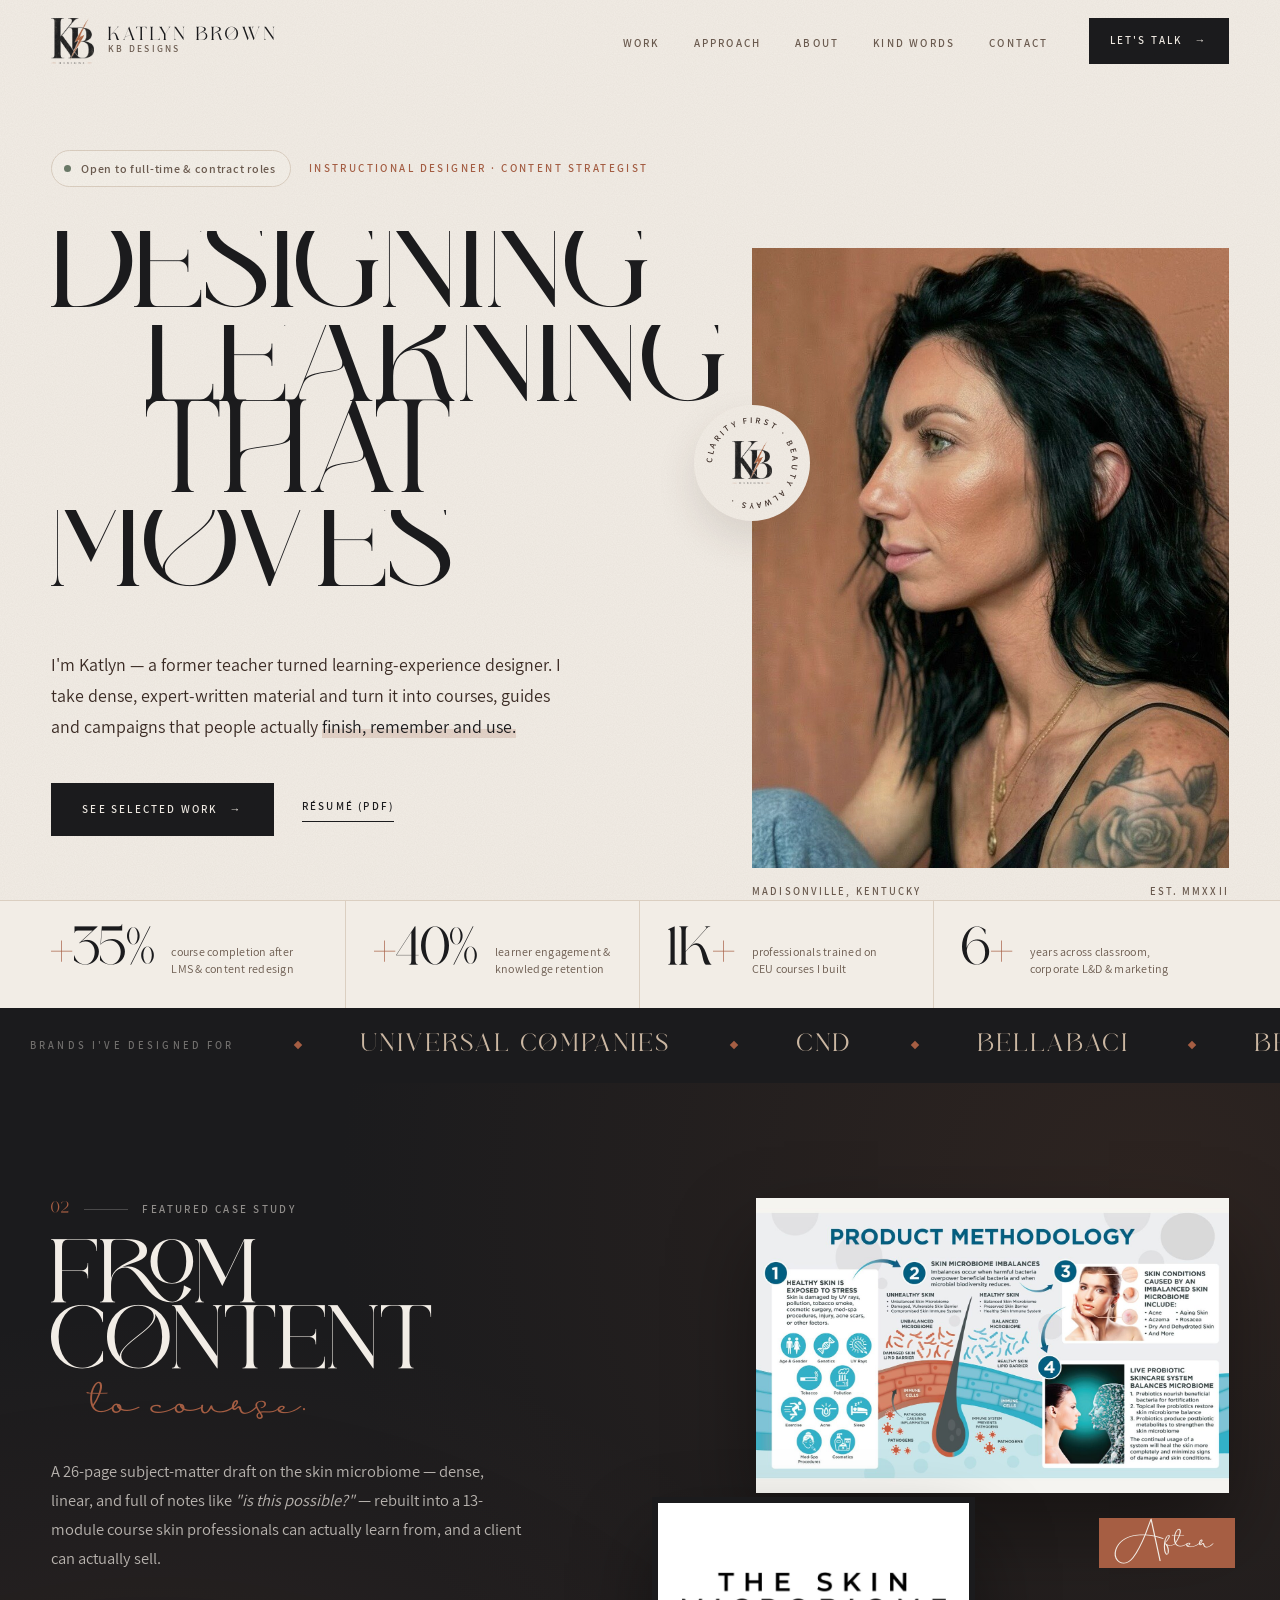
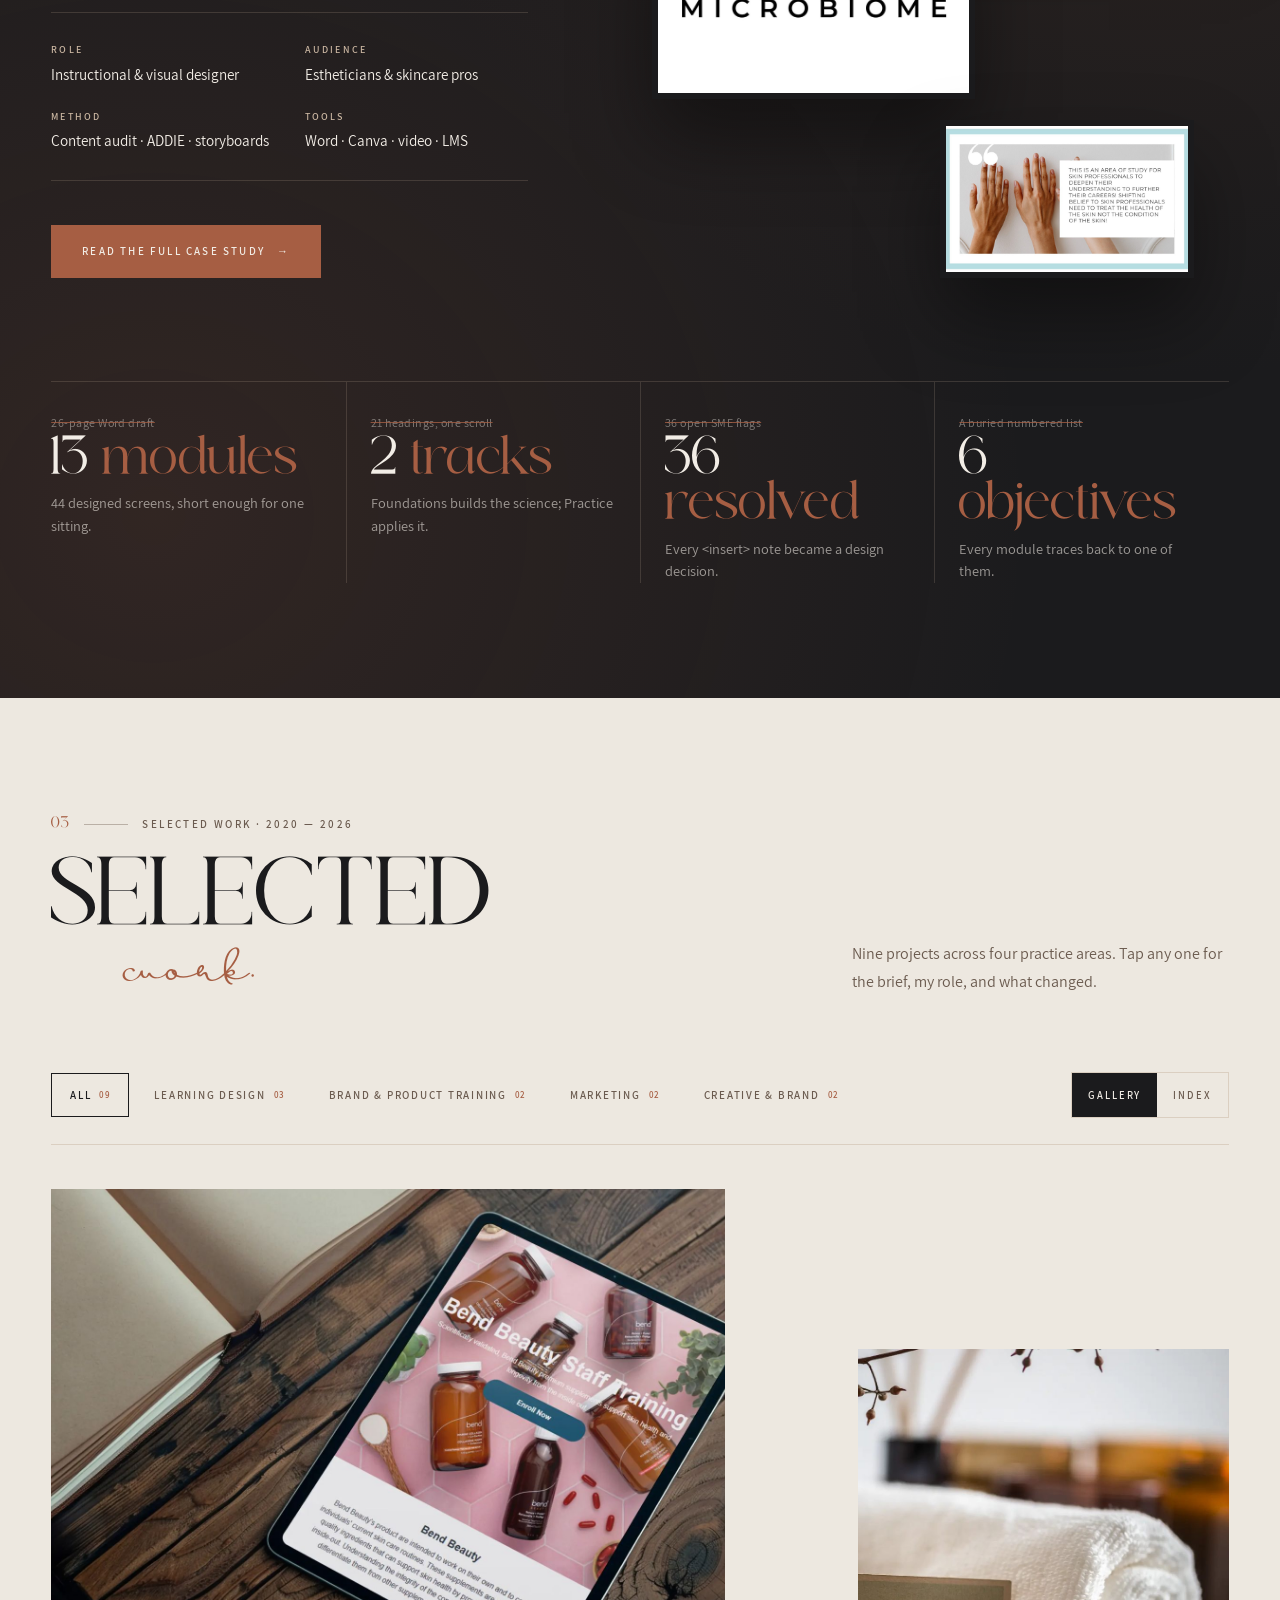
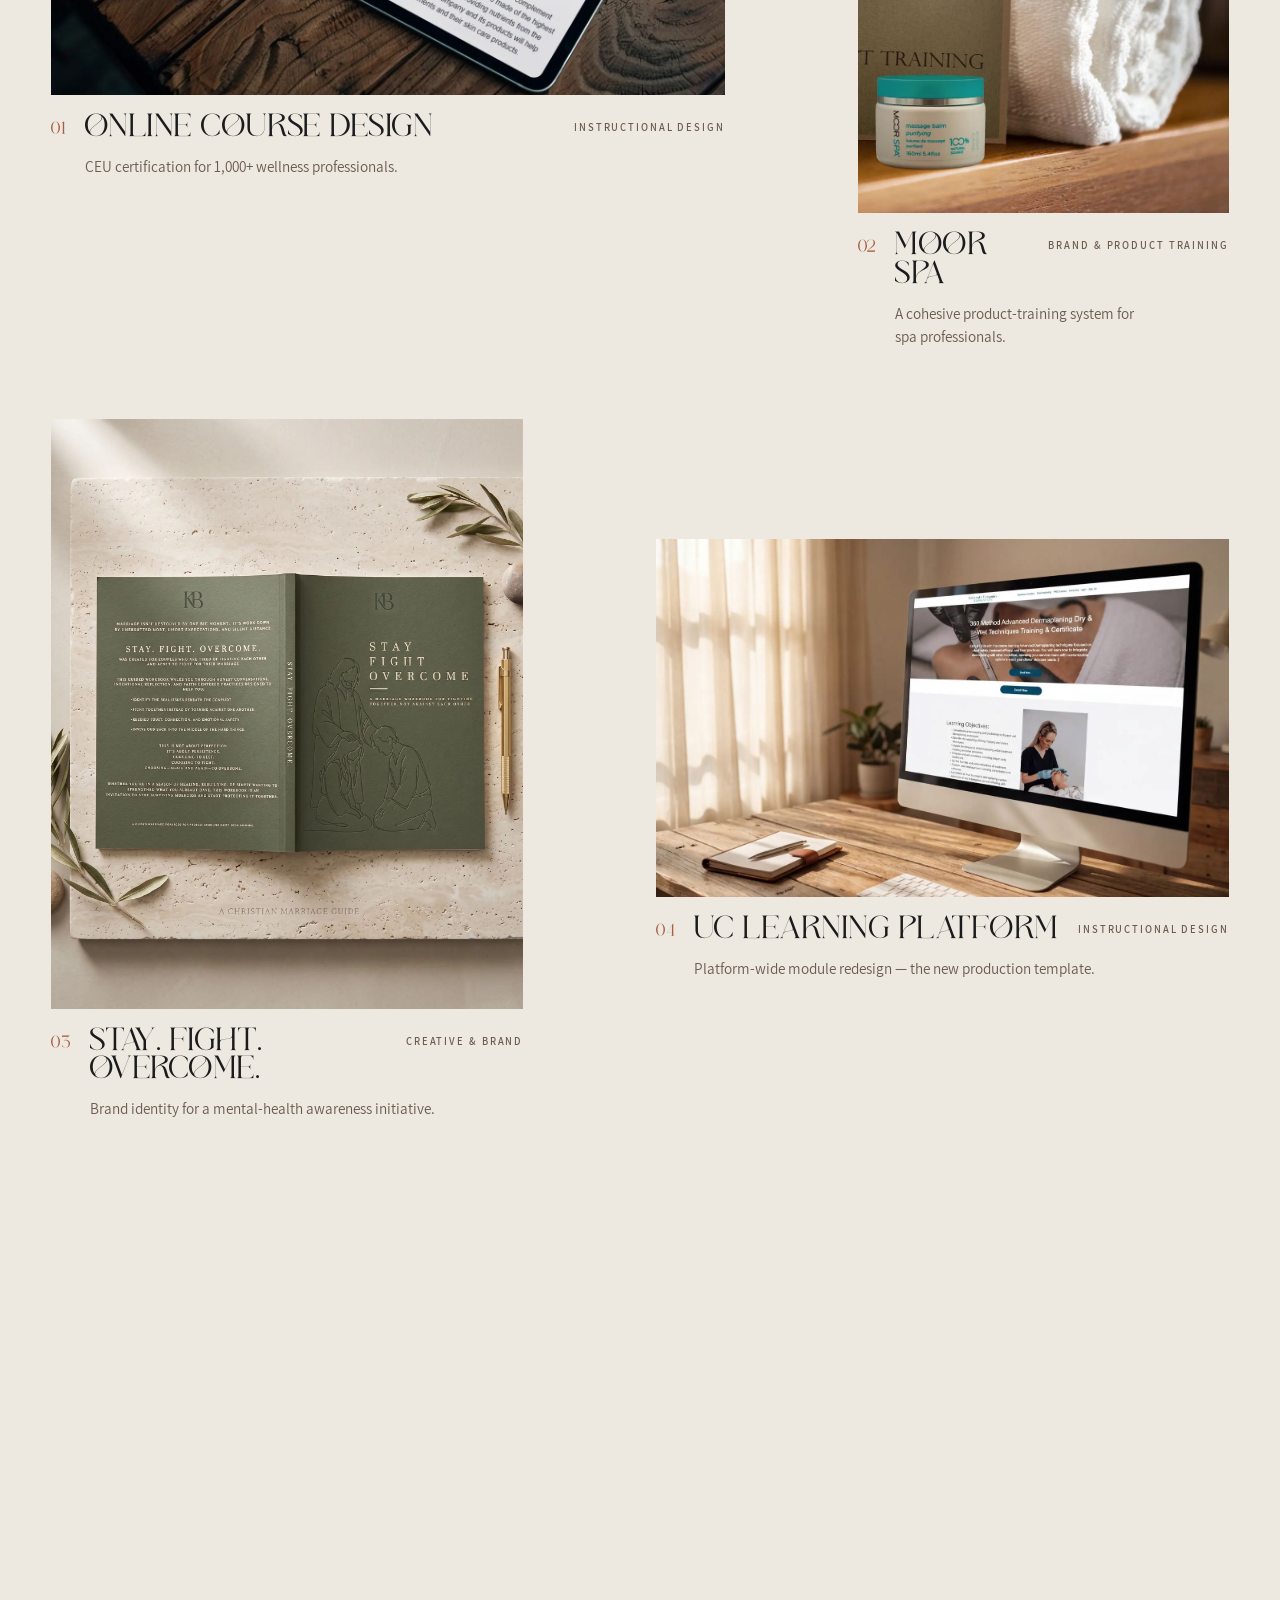
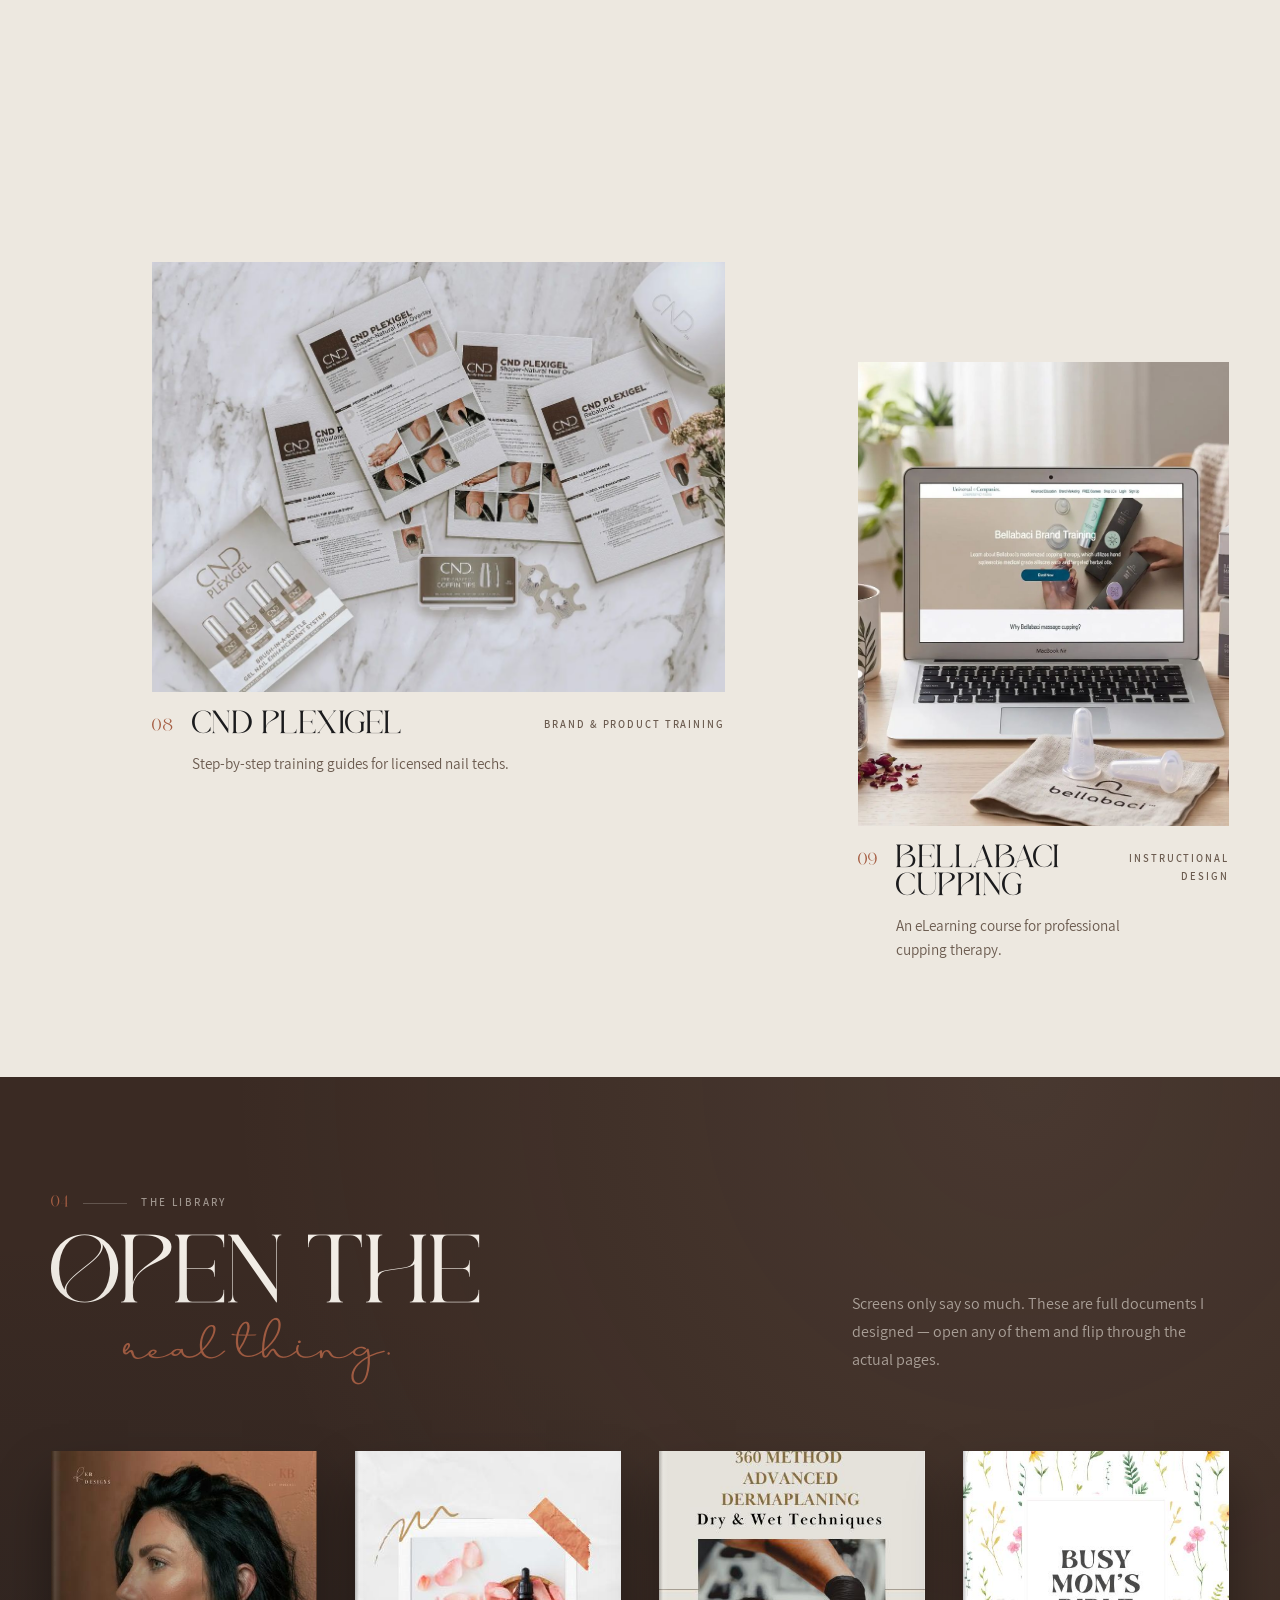
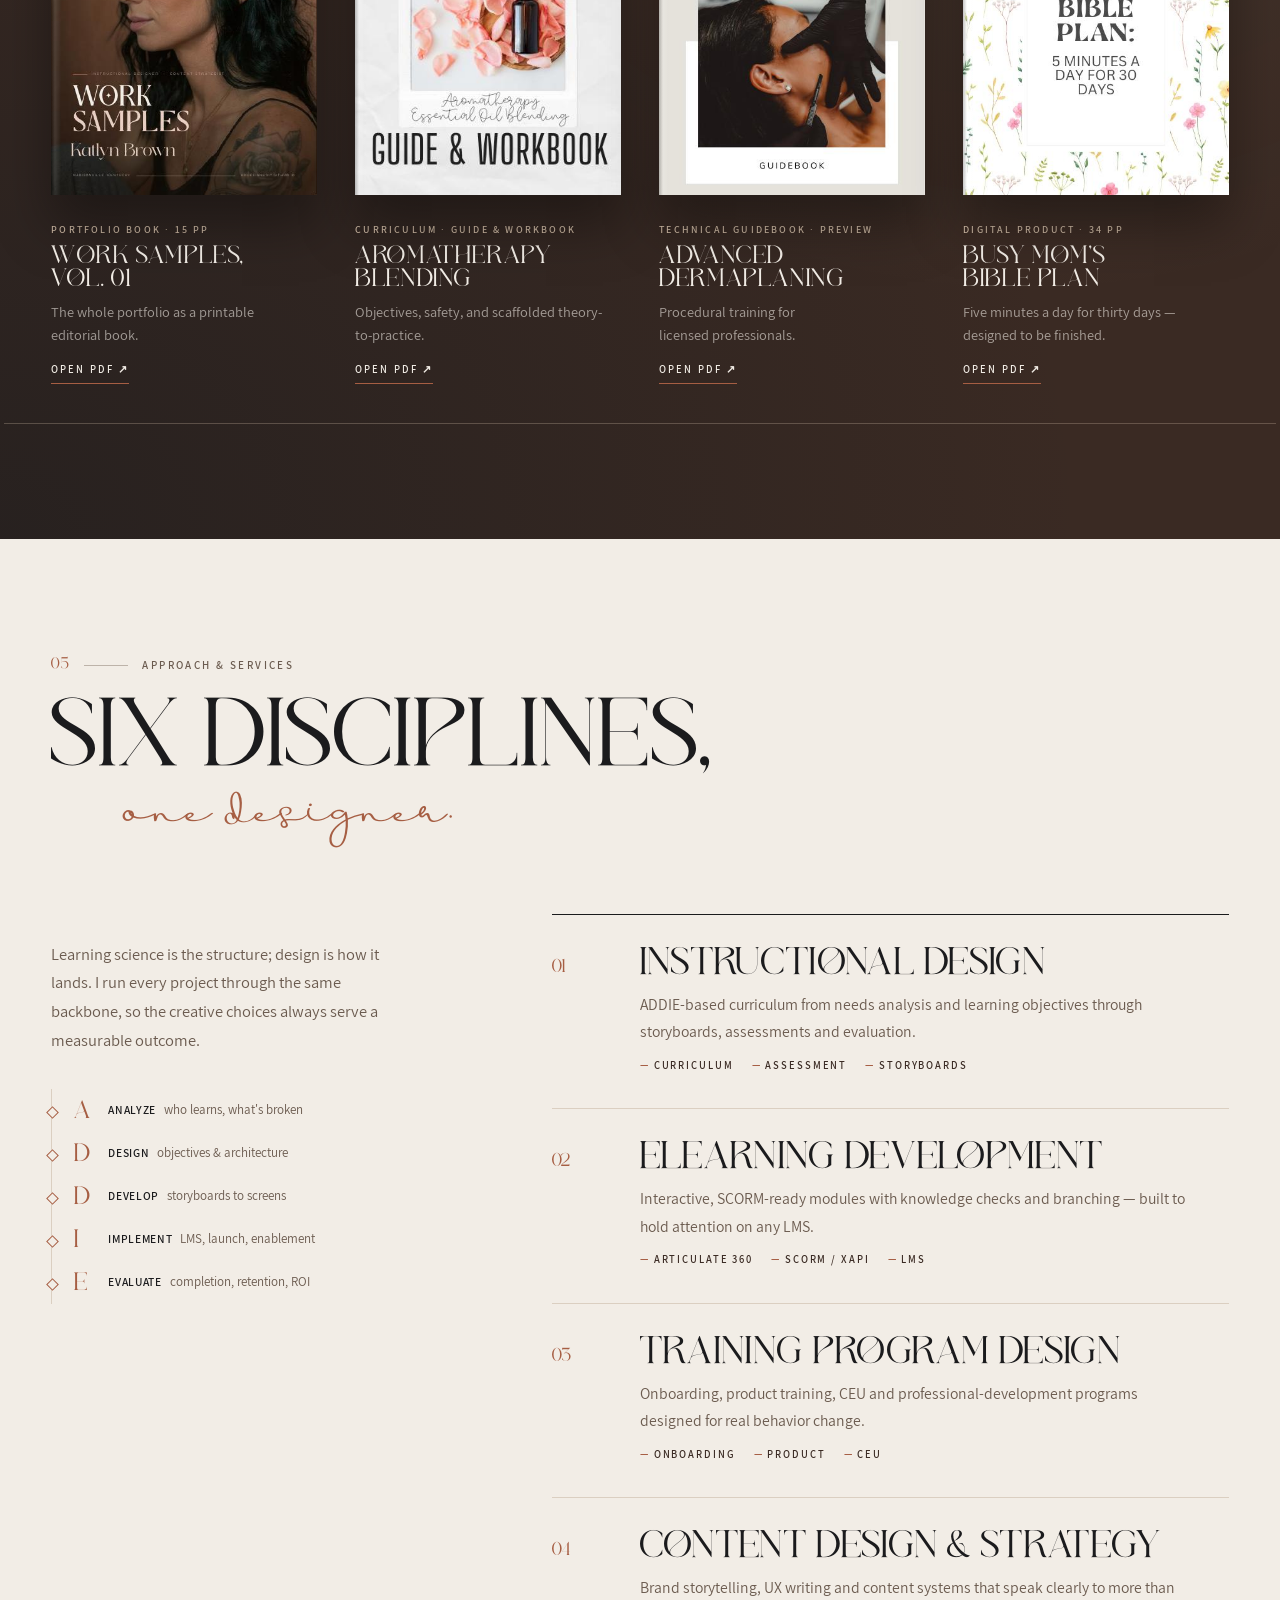
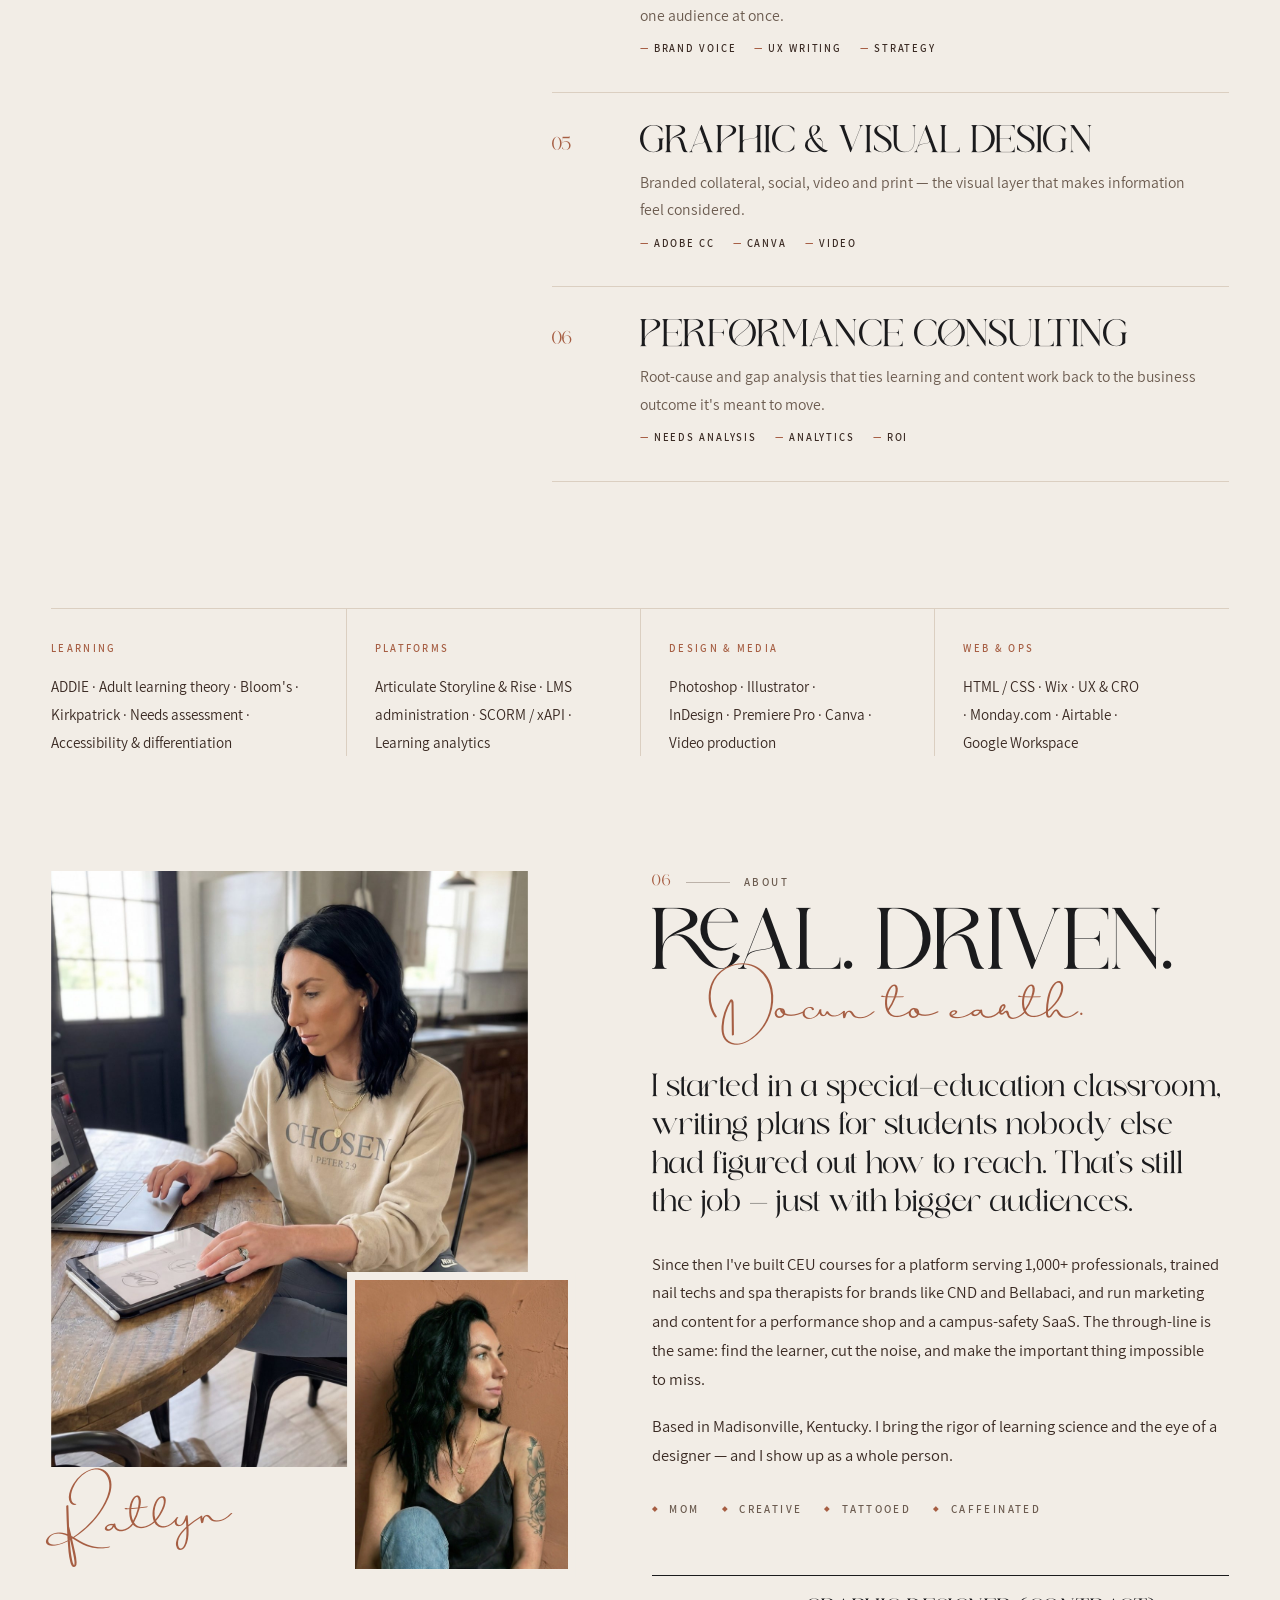
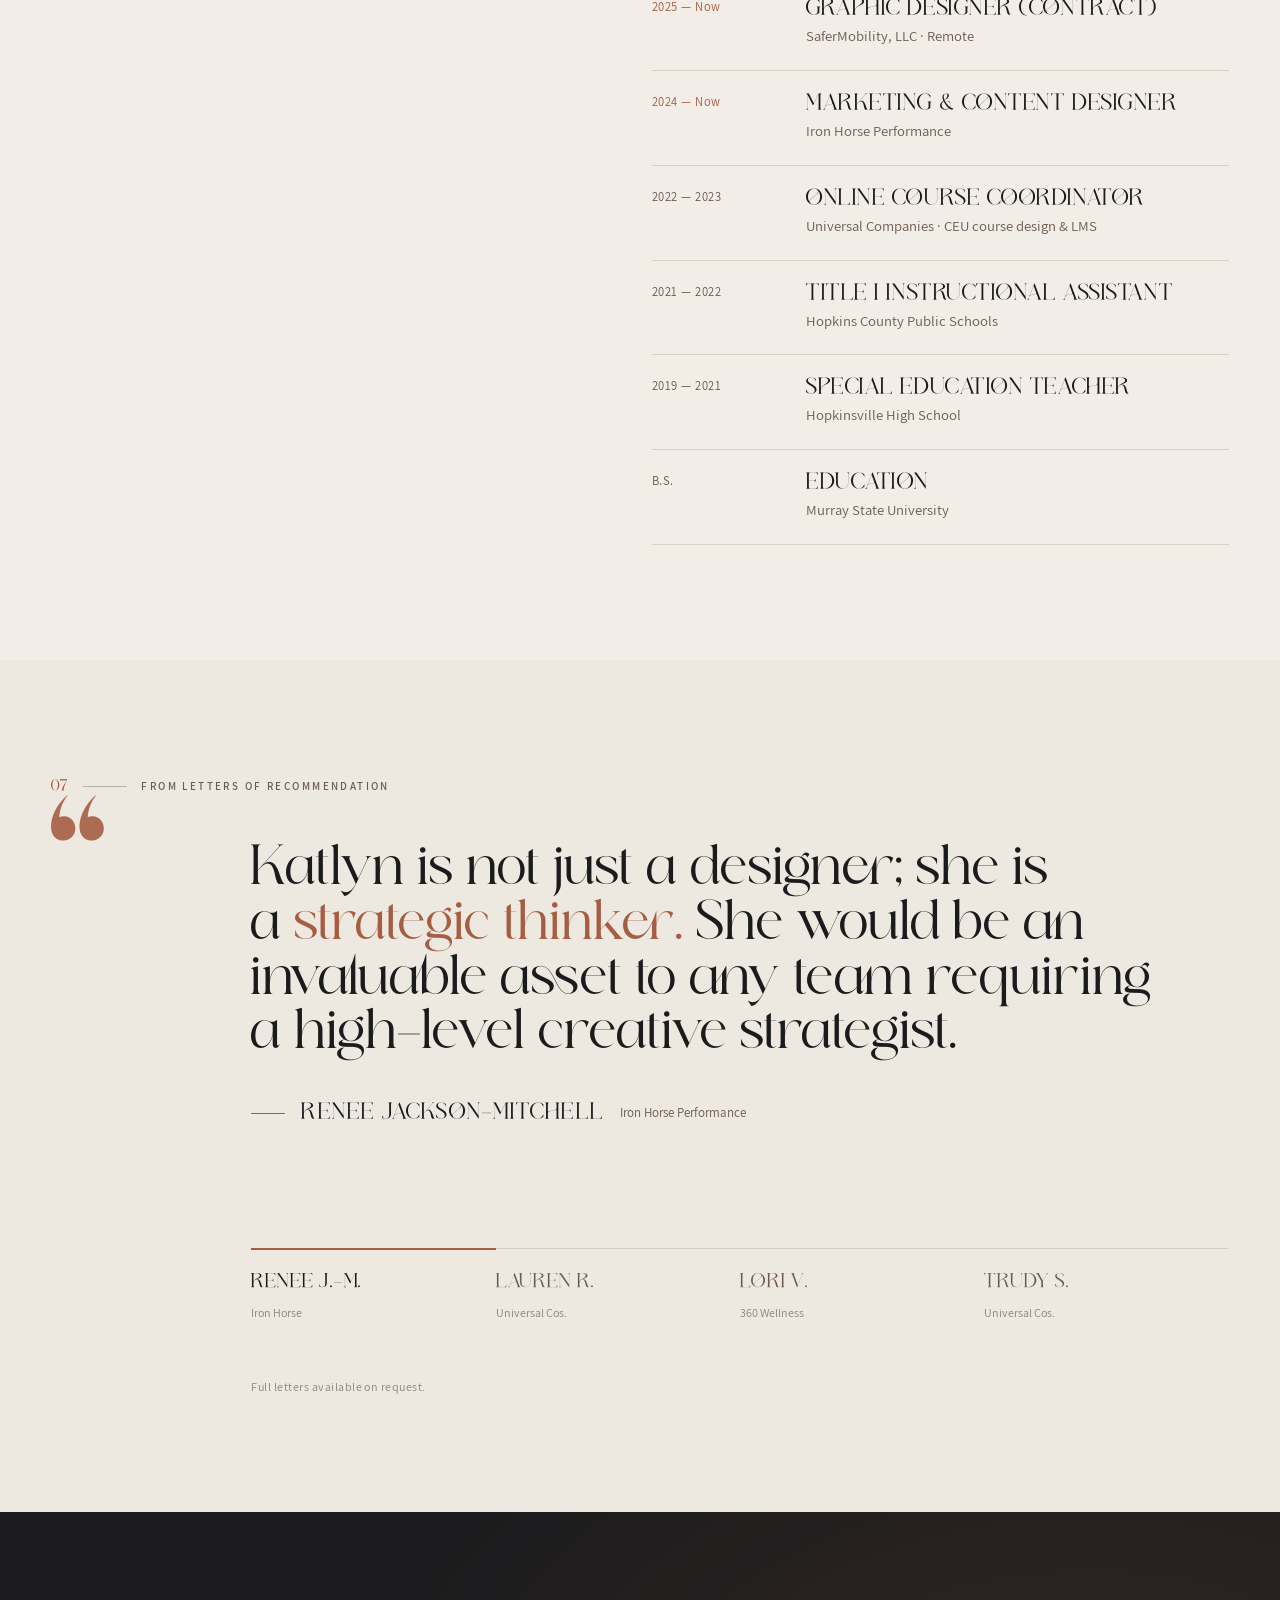
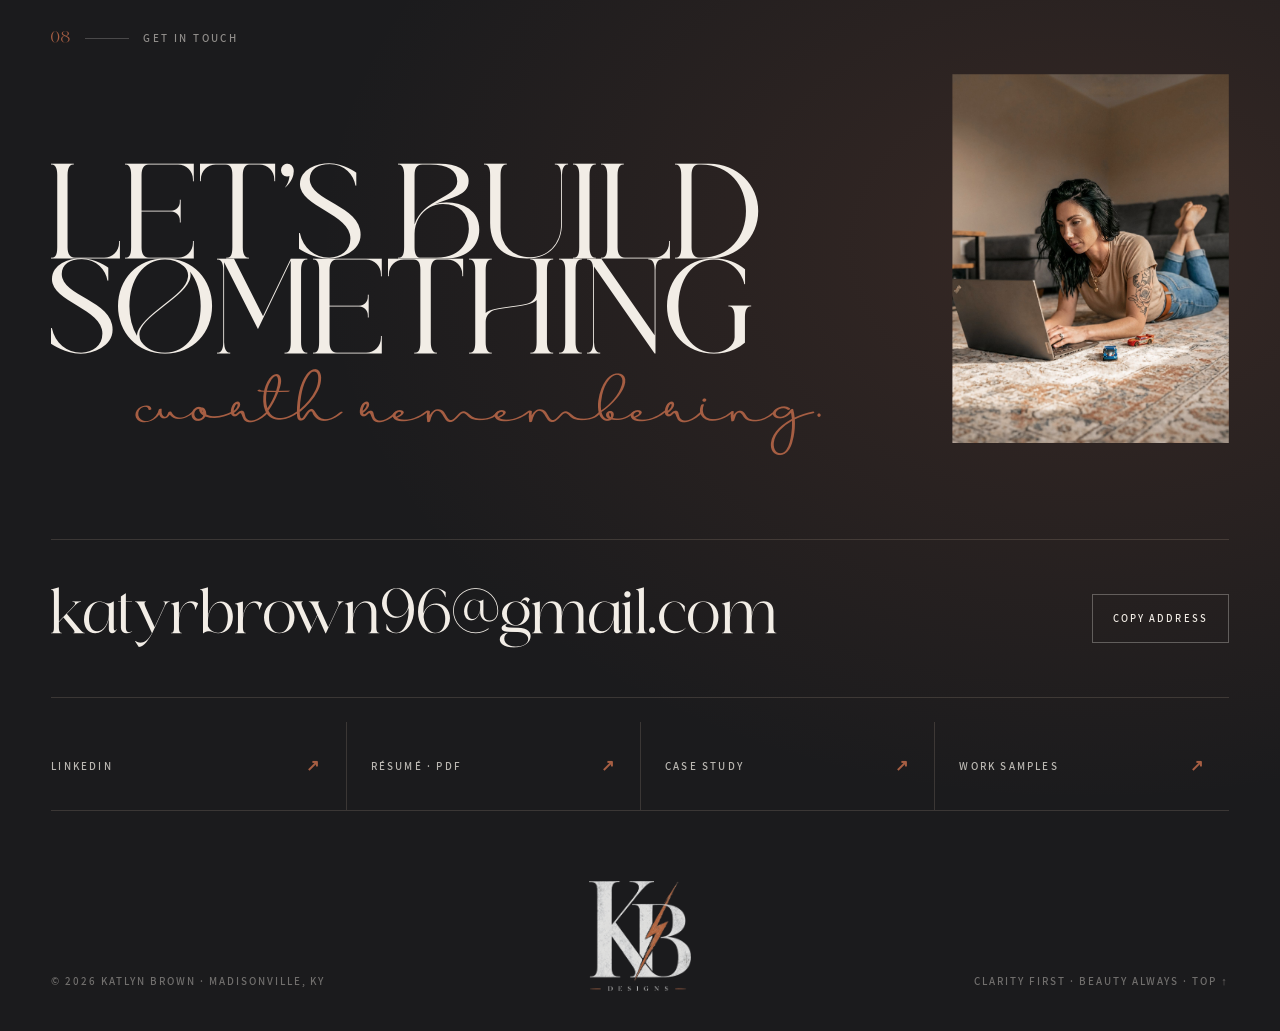
<file: index.html>
<!DOCTYPE html>
<html lang="en">
<head>
<meta charset="UTF-8">
<meta name="viewport" content="width=device-width, initial-scale=1.0">
<title>Katlyn Brown — Instructional Designer & Content Strategist · KB Designs</title>
<meta name="description" content="Katlyn Brown is an instructional designer and content strategist in Madisonville, Kentucky, turning complex subject matter into learning experiences that move learners and business metrics.">
<meta property="og:title" content="Katlyn Brown — KB Designs">
<meta property="og:description" content="Instructional design, eLearning, and brand-forward content. Clarity first · Beauty always.">
<meta property="og:type" content="website">
<meta property="og:url" content="https://kbdesignedit.github.io/kb-designs-portfolio/">
<meta property="og:image" content="https://kbdesignedit.github.io/kb-designs-portfolio/assets/img/portrait-profile.jpg">
<link rel="canonical" href="https://kbdesignedit.github.io/kb-designs-portfolio/">
<link rel="icon" href="assets/img/favicon-32.png" type="image/png">
<link rel="apple-touch-icon" href="assets/img/favicon-180.png">
<link rel="preload" href="assets/fonts/Qeilab.otf" as="font" type="font/otf" crossorigin>
<link rel="preload" href="assets/fonts/Beauty_Dream.ttf" as="font" type="font/ttf" crossorigin>
<link rel="stylesheet" href="styles.css">
</head>
<body>
<div id="site-shell">

<!-- NAV -->
<header class="nav" id="nav">
  <div class="nav-in">
    <a href="#top" class="nav-logo" aria-label="KB Designs — back to top">
      <img src="assets/img/kb-mark-dark.png" alt="">
      <span>Katlyn Brown<small>KB Designs</small></span>
    </a>
    <ul class="nav-links" id="navLinks">
      <li><a href="#work">Work</a></li>
      <li><a href="#approach">Approach</a></li>
      <li><a href="#about">About</a></li>
      <li><a href="#words">Kind Words</a></li>
      <li><a href="#contact">Contact</a></li>
    </ul>
    <a href="#contact" class="btn btn-solid nav-cta">Let's talk <span class="arr">→</span></a>
    <button class="nav-burger" id="burger" aria-label="Open menu" aria-expanded="false"><span></span><span></span></button>
  </div>
</header>

<div class="rail" id="rail" aria-hidden="true"><b id="railNo">01</b><i></i><span id="railName">Introduction</span></div>

<main id="top">

<!-- HERO -->
<section class="hero" data-rail="01|Introduction" data-screen-label="01 Hero">
  <div class="wrap hero-grid">
    <div class="hero-copy">
      <div class="hero-meta">
        <span class="status"><i></i>Open to full-time & contract roles</span>
        <span class="eyebrow">Instructional Designer · Content Strategist</span>
      </div>
      <h1>
        <span class="l"><span>Designing</span></span>
        <span class="l indent"><span>learning that</span></span>
        <span class="l"><span>moves <span class="script">people.</span></span></span>
      </h1>
      <p class="hero-lede">I'm Katlyn — a former teacher turned learning-experience designer. I take dense, expert-written material and turn it into courses, guides and campaigns that people actually <strong>finish, remember and use.</strong></p>
      <div class="hero-actions">
        <a href="#work" class="btn btn-solid">See selected work <span class="arr">→</span></a>
        <a href="assets/docs/Katlyn-Brown-Resume-2026.pdf" target="_blank" rel="noopener" class="link-u">Résumé (PDF)</a>
      </div>
    </div>
    <figure class="hero-fig">
      <div class="stamp" aria-hidden="true">
        <svg viewBox="0 0 100 100"><defs><path id="circ" d="M50,50 m-40,0 a40,40 0 1,1 80,0 a40,40 0 1,1 -80,0"/></defs><text><textPath href="#circ">Clarity first · Beauty always · </textPath></text></svg>
        <img src="assets/img/kb-mark-dark.png" alt="">
      </div>
      <div class="frame"><img src="assets/img/portrait-profile.jpg" alt="Katlyn Brown, in profile against a terracotta wall"></div>
      <figcaption><span>Madisonville, Kentucky</span><span>Est. MMXXII</span></figcaption>
    </figure>
  </div>
  <div class="proof">
    <div class="wrap proof-in">
      <div class="stat"><span class="num"><em>+</em>35%</span><span class="lbl">course completion after<br>LMS &amp; content redesign</span></div>
      <div class="stat"><span class="num"><em>+</em>40%</span><span class="lbl">learner engagement &amp;<br>knowledge retention</span></div>
      <div class="stat"><span class="num">1K<em>+</em></span><span class="lbl">professionals trained on<br>CEU courses I built</span></div>
      <div class="stat"><span class="num">6<em>+</em></span><span class="lbl">years across classroom,<br>corporate L&amp;D &amp; marketing</span></div>
    </div>
  </div>
  <div class="marquee" aria-hidden="true">
    <div class="marquee-track">
      <span class="lead">Brands I've designed for</span><span>Universal Companies</span><span>CND</span><span>Bellabaci</span><span>Bend Beauty</span><span>Moor Spa</span><span>SaferMobility</span><span>Iron Horse Performance</span><span>360 Wellness Education</span>
      <span class="lead">Brands I've designed for</span><span>Universal Companies</span><span>CND</span><span>Bellabaci</span><span>Bend Beauty</span><span>Moor Spa</span><span>SaferMobility</span><span>Iron Horse Performance</span><span>360 Wellness Education</span>
    </div>
  </div>
</section>

<!-- FEATURED CASE STUDY -->
<section class="sec on-dark feature" id="case" data-rail="02|Featured case study" data-dark data-screen-label="02 Case Study">
  <div class="wrap">
    <div class="feature-grid">
      <div class="feature-copy">
        <div class="folio rv"><b>02</b><i></i>Featured case study</div>
        <h2 class="rv">From content <span class="script">to course.</span></h2>
        <p class="rv">A 26-page subject-matter draft on the skin microbiome — dense, linear, and full of notes like <em>"is this possible?"</em> — rebuilt into a 13-module course skin professionals can actually learn from, and a client can actually sell.</p>
        <dl class="meta rv">
          <div><dt>Role</dt><dd>Instructional &amp; visual designer</dd></div>
          <div><dt>Audience</dt><dd>Estheticians &amp; skincare pros</dd></div>
          <div><dt>Method</dt><dd>Content audit · ADDIE · storyboards</dd></div>
          <div><dt>Tools</dt><dd>Word · Canva · video · LMS</dd></div>
        </dl>
        <div class="rv"><a href="case-study.html" class="btn btn-rust">Read the full case study <span class="arr">→</span></a></div>
      </div>
      <div class="feature-visual rv" aria-hidden="true">
        <div class="shot s1"><img src="assets/cs/cs-10.jpg" alt=""></div>
        <div class="shot s2"><img src="assets/cs/cs-02.jpg" alt=""></div>
        <div class="shot s3"><img src="assets/cs/cs-24.jpg" alt=""></div>
        <span class="tag">After</span>
      </div>
    </div>
    <div class="ba rv">
      <div><div class="from">26-page Word draft</div><div class="to">13 <em>modules</em></div><div class="cap">44 designed screens, short enough for one sitting.</div></div>
      <div><div class="from">21 headings, one scroll</div><div class="to">2 <em>tracks</em></div><div class="cap">Foundations builds the science; Practice applies it.</div></div>
      <div><div class="from">36 open SME flags</div><div class="to">36 <em>resolved</em></div><div class="cap">Every &lt;insert&gt; note became a design decision.</div></div>
      <div><div class="from">A buried numbered list</div><div class="to">6 <em>objectives</em></div><div class="cap">Every module traces back to one of them.</div></div>
    </div>
  </div>
</section>

<!-- WORK -->
<section class="sec work" id="work" data-rail="03|Selected work" data-screen-label="03 Work">
  <div class="wrap">
    <div class="sec-head">
      <div class="folio rv"><b>03</b><i></i>Selected work · 2020 — 2026</div>
      <h2 class="rv">Selected <span class="script">work.</span></h2>
      <p class="rv">Nine projects across four practice areas. Tap any one for the brief, my role, and what changed.</p>
    </div>
    <div class="work-bar rv">
      <div class="filters" id="filters" role="group" aria-label="Filter projects">
        <button class="chip on" data-f="all" aria-pressed="true">All <sup>09</sup></button>
        <button class="chip" data-f="learning" aria-pressed="false">Learning design <sup>03</sup></button>
        <button class="chip" data-f="training" aria-pressed="false">Brand &amp; product training <sup>02</sup></button>
        <button class="chip" data-f="marketing" aria-pressed="false">Marketing <sup>02</sup></button>
        <button class="chip" data-f="creative" aria-pressed="false">Creative &amp; brand <sup>02</sup></button>
      </div>
      <div class="views" role="group" aria-label="Layout">
        <button class="on" data-v="grid" aria-pressed="true">Gallery</button>
        <button data-v="list" aria-pressed="false">Index</button>
      </div>
    </div>
    <div class="grid" id="grid"></div>
    <div class="index" id="index"></div>
  </div>
  <div class="peek" id="peek"><img alt=""></div>
</section>

<!-- LIBRARY -->
<section class="sec library" id="library" data-rail="04|The library" data-dark data-screen-label="04 Library">
  <div class="wrap">
    <div class="sec-head">
      <div class="folio rv" style="color:rgba(242,237,230,.55)"><b>04</b><i></i>The library</div>
      <h2 class="rv">Open the <span class="script">real thing.</span></h2>
      <p class="rv">Screens only say so much. These are full documents I designed — open any of them and flip through the actual pages.</p>
    </div>
    <div class="shelf">
      <a class="book rv" href="assets/docs/KB-Designs-Work-Samples-Vol-01.pdf" target="_blank" rel="noopener">
        <div class="cover"><img src="assets/docs/cover-worksamples.jpg" alt="Cover of KB Designs Work Samples Volume 01"></div>
        <div class="info"><div class="type">Portfolio book · 15 pp</div><h3>Work Samples, Vol. 01</h3><p>The whole portfolio as a printable editorial book.</p><span class="open">Open PDF ↗</span></div>
      </a>
      <a class="book rv" href="assets/docs/Aromatherapy-Curriculum-Sample.pdf" target="_blank" rel="noopener">
        <div class="cover"><img src="assets/docs/cover-aroma.jpg" alt="Cover of the Aromatherapy Essential Oil Blending guide and workbook"></div>
        <div class="info"><div class="type">Curriculum · Guide &amp; workbook</div><h3>Aromatherapy Blending</h3><p>Objectives, safety, and scaffolded theory-to-practice.</p><span class="open">Open PDF ↗</span></div>
      </a>
      <a class="book rv" href="assets/docs/Dermaplaning-Guidebook-Preview.pdf" target="_blank" rel="noopener">
        <div class="cover"><img src="assets/docs/cover-derma.jpg" alt="Cover of the 360 Method Advanced Dermaplaning guidebook"></div>
        <div class="info"><div class="type">Technical guidebook · Preview</div><h3>Advanced Dermaplaning</h3><p>Procedural training for licensed professionals.</p><span class="open">Open PDF ↗</span></div>
      </a>
      <a class="book rv" href="assets/docs/Busy-Moms-Bible-Plan.pdf" target="_blank" rel="noopener">
        <div class="cover"><img src="assets/docs/cover-busymom.jpg" alt="Cover of the Busy Mom's Bible Plan"></div>
        <div class="info"><div class="type">Digital product · 34 pp</div><h3>Busy Mom's Bible Plan</h3><p>Five minutes a day for thirty days — designed to be finished.</p><span class="open">Open PDF ↗</span></div>
      </a>
    </div>
  </div>
</section>

<!-- APPROACH -->
<section class="sec" id="approach" data-rail="05|Approach" data-screen-label="05 Approach">
  <div class="wrap">
    <div class="sec-head">
      <div class="folio rv"><b>05</b><i></i>Approach &amp; services</div>
      <h2 class="rv">Six disciplines, <span class="script">one designer.</span></h2>
    </div>
    <div class="approach-grid">
      <aside class="approach-side rv">
        <p>Learning science is the structure; design is how it lands. I run every project through the same backbone, so the creative choices always serve a measurable outcome.</p>
        <ol class="addie">
          <li><b>A</b><span><strong>Analyze</strong>who learns, what's broken</span></li>
          <li><b>D</b><span><strong>Design</strong>objectives &amp; architecture</span></li>
          <li><b>D</b><span><strong>Develop</strong>storyboards to screens</span></li>
          <li><b>I</b><span><strong>Implement</strong>LMS, launch, enablement</span></li>
          <li><b>E</b><span><strong>Evaluate</strong>completion, retention, ROI</span></li>
        </ol>
      </aside>
      <ol class="disc">
        <li class="rv"><span class="n">01</span><h3>Instructional design</h3><p>ADDIE-based curriculum from needs analysis and learning objectives through storyboards, assessments and evaluation.</p><div class="tags"><span>Curriculum</span><span>Assessment</span><span>Storyboards</span></div></li>
        <li class="rv"><span class="n">02</span><h3>eLearning development</h3><p>Interactive, SCORM-ready modules with knowledge checks and branching — built to hold attention on any LMS.</p><div class="tags"><span>Articulate 360</span><span>SCORM / xAPI</span><span>LMS</span></div></li>
        <li class="rv"><span class="n">03</span><h3>Training program design</h3><p>Onboarding, product training, CEU and professional-development programs designed for real behavior change.</p><div class="tags"><span>Onboarding</span><span>Product</span><span>CEU</span></div></li>
        <li class="rv"><span class="n">04</span><h3>Content design &amp; strategy</h3><p>Brand storytelling, UX writing and content systems that speak clearly to more than one audience at once.</p><div class="tags"><span>Brand voice</span><span>UX writing</span><span>Strategy</span></div></li>
        <li class="rv"><span class="n">05</span><h3>Graphic &amp; visual design</h3><p>Branded collateral, social, video and print — the visual layer that makes information feel considered.</p><div class="tags"><span>Adobe CC</span><span>Canva</span><span>Video</span></div></li>
        <li class="rv"><span class="n">06</span><h3>Performance consulting</h3><p>Root-cause and gap analysis that ties learning and content work back to the business outcome it's meant to move.</p><div class="tags"><span>Needs analysis</span><span>Analytics</span><span>ROI</span></div></li>
      </ol>
      <div class="toolkit rv">
        <div><h4>Learning</h4><p>ADDIE · Adult learning theory · Bloom's · Kirkpatrick · Needs assessment · Accessibility &amp; differentiation</p></div>
        <div><h4>Platforms</h4><p>Articulate Storyline &amp; Rise · LMS administration · SCORM / xAPI · Learning analytics</p></div>
        <div><h4>Design &amp; media</h4><p>Photoshop · Illustrator · InDesign · Premiere Pro · Canva · Video production</p></div>
        <div><h4>Web &amp; ops</h4><p>HTML / CSS · Wix · UX &amp; CRO · Monday.com · Airtable · Google Workspace</p></div>
      </div>
    </div>
  </div>
</section>

<!-- ABOUT -->
<section class="sec" id="about" style="padding-top:0" data-rail="06|About" data-screen-label="06 About">
  <div class="wrap about-grid">
    <div class="about-pics">
      <div class="a1 rv-img"><img src="assets/img/at-work.jpg" alt="Katlyn working at her kitchen table with a laptop and notebook"></div>
      <div class="a2 rv-img"><img src="assets/img/portrait-clay.jpg" alt="Katlyn in profile against a warm terracotta wall"></div>
      <span class="sig" aria-hidden="true">Katlyn</span>
    </div>
    <div class="about-copy">
      <div class="folio rv"><b>06</b><i></i>About</div>
      <h2 class="rv">Real. Driven. <span class="script">Down to earth.</span></h2>
      <p class="big rv">I started in a special-education classroom, writing plans for students nobody else had figured out how to reach. That's still the job — just with bigger audiences.</p>
      <p class="rv">Since then I've built CEU courses for a platform serving 1,000+ professionals, trained nail techs and spa therapists for brands like CND and Bellabaci, and run marketing and content for a performance shop and a campus-safety SaaS. The through-line is the same: find the learner, cut the noise, and make the important thing impossible to miss.</p>
      <p class="rv">Based in Madisonville, Kentucky. I bring the rigor of learning science and the eye of a designer — and I show up as a whole person.</p>
      <div class="quirks rv"><span>Mom</span><span>Creative</span><span>Tattooed</span><span>Caffeinated</span></div>
      <ol class="timeline rv">
        <li><span class="yr now">2025 — Now</span><div><b>Graphic Designer (Contract)</b><span>SaferMobility, LLC · Remote</span></div></li>
        <li><span class="yr now">2024 — Now</span><div><b>Marketing &amp; Content Designer</b><span>Iron Horse Performance</span></div></li>
        <li><span class="yr">2022 — 2023</span><div><b>Online Course Coordinator</b><span>Universal Companies · CEU course design &amp; LMS</span></div></li>
        <li><span class="yr">2021 — 2022</span><div><b>Title I Instructional Assistant</b><span>Hopkins County Public Schools</span></div></li>
        <li><span class="yr">2019 — 2021</span><div><b>Special Education Teacher</b><span>Hopkinsville High School</span></div></li>
        <li><span class="yr">B.S.</span><div><b>Education</b><span>Murray State University</span></div></li>
      </ol>
    </div>
  </div>
</section>

<!-- KIND WORDS -->
<section class="sec words" id="words" data-rail="07|Kind words" data-screen-label="07 Kind Words">
  <div class="wrap">
    <div class="sec-head" style="margin-bottom:40px">
      <div class="folio rv"><b>07</b><i></i>From letters of recommendation</div>
    </div>
    <div class="words-grid">
      <div class="mark" aria-hidden="true">“</div>
      <div class="quote-stage" id="quotes" aria-live="polite">
        <figure class="quote on" aria-hidden="false">
          <blockquote>Katlyn is not just a designer; she is a <em>strategic thinker.</em> She would be an invaluable asset to any team requiring a high-level creative strategist.</blockquote>
          <figcaption class="by"><i></i><b>Renee Jackson-Mitchell</b> Iron Horse Performance</figcaption>
        </figure>
        <figure class="quote" aria-hidden="true">
          <blockquote>She transformed our initial concepts into compelling and engaging pieces that were <em>next level in quality.</em></blockquote>
          <figcaption class="by"><i></i><b>Lauren Roark</b> Product Training Manager, Universal Companies</figcaption>
        </figure>
        <figure class="quote" aria-hidden="true">
          <blockquote>She provided design to the educational text and created an <em>elevated finished product</em> to ensure the students would be engaged.</blockquote>
          <figcaption class="by"><i></i><b>Lori Vargas, MBA</b> Online education developer, 360 Wellness Education</figcaption>
        </figure>
        <figure class="quote" aria-hidden="true">
          <blockquote>She consistently delivered high-quality work and met deadlines without fail. If given the opportunity, I would <em>welcome her back in a heartbeat.</em></blockquote>
          <figcaption class="by"><i></i><b>Trudy Smith</b> Former supervisor, Universal Companies</figcaption>
        </figure>
      </div>
      <div class="voices" id="voices">
        <button class="on" aria-label="Quote from Renee Jackson-Mitchell"><b>Renee J.-M.</b><small>Iron Horse</small></button>
        <button aria-label="Quote from Lauren Roark"><b>Lauren R.</b><small>Universal Cos.</small></button>
        <button aria-label="Quote from Lori Vargas"><b>Lori V.</b><small>360 Wellness</small></button>
        <button aria-label="Quote from Trudy Smith"><b>Trudy S.</b><small>Universal Cos.</small></button>
      </div>
      <p class="note">Full letters available on request.</p>
    </div>
  </div>
</section>

<!-- CONTACT -->
<section class="sec on-dark contact" id="contact" data-rail="08|Contact" data-dark data-screen-label="08 Contact">
  <div class="wrap contact-grid">
    <div class="folio rv" style="grid-column:1/-1"><b>08</b><i></i>Get in touch</div>
    <h2 class="rv">Let's build something <span class="script">worth remembering.</span></h2>
    <div class="contact-img rv-img"><img src="assets/img/studio-floor.jpg" alt="Katlyn working on a laptop on the living-room floor"></div>
    <div class="mail rv">
      <a class="addr" href="mailto:katyrbrown96@gmail.com">katyrbrown96@gmail.com</a>
      <button class="copy" id="copyMail" data-mail="katyrbrown96@gmail.com">Copy address</button>
    </div>
    <div class="contact-links rv">
      <a href="https://www.linkedin.com/in/katlynbrown96/" target="_blank" rel="noopener">LinkedIn <span>↗</span></a>
      <a href="assets/docs/Katlyn-Brown-Resume-2026.pdf" target="_blank" rel="noopener">Résumé · PDF <span>↗</span></a>
      <a href="case-study.html">Case study <span>↗</span></a>
      <a href="assets/docs/KB-Designs-Work-Samples-Vol-01.pdf" target="_blank" rel="noopener">Work samples <span>↗</span></a>
    </div>
  </div>
  <footer class="footer">
    <div class="wrap foot">
      <span>© 2026 Katlyn Brown · Madisonville, KY</span>
      <img src="assets/img/kb-mark-light.png" alt="KB Designs">
      <span class="r">Clarity first · Beauty always · <a href="#top">Top ↑</a></span>
    </div>
  </footer>
</section>

</main>

</div>
<!-- PROJECT DRAWER -->
<div class="scrim" id="scrim" aria-hidden="true"></div>
<aside class="drawer" id="drawer" role="dialog" aria-modal="true" aria-label="Project details" aria-hidden="true" inert>
  <div class="drawer-top"><span class="eyebrow" id="dCount">Project 01 / 09</span><button class="drawer-close" id="dClose" aria-label="Close project">×</button></div>
  <div id="dContent"></div>
  <div class="d-nav"><button id="dPrev"><small>← Previous</small><b id="dPrevT"></b></button><button id="dNext"><small>Next →</small><b id="dNextT"></b></button></div>
</aside>

<div class="toast" id="toast" role="status" aria-live="polite">Email copied</div>

<script src="projects.js"></script>
<script src="app.js"></script>

</body>
</html>
</file>
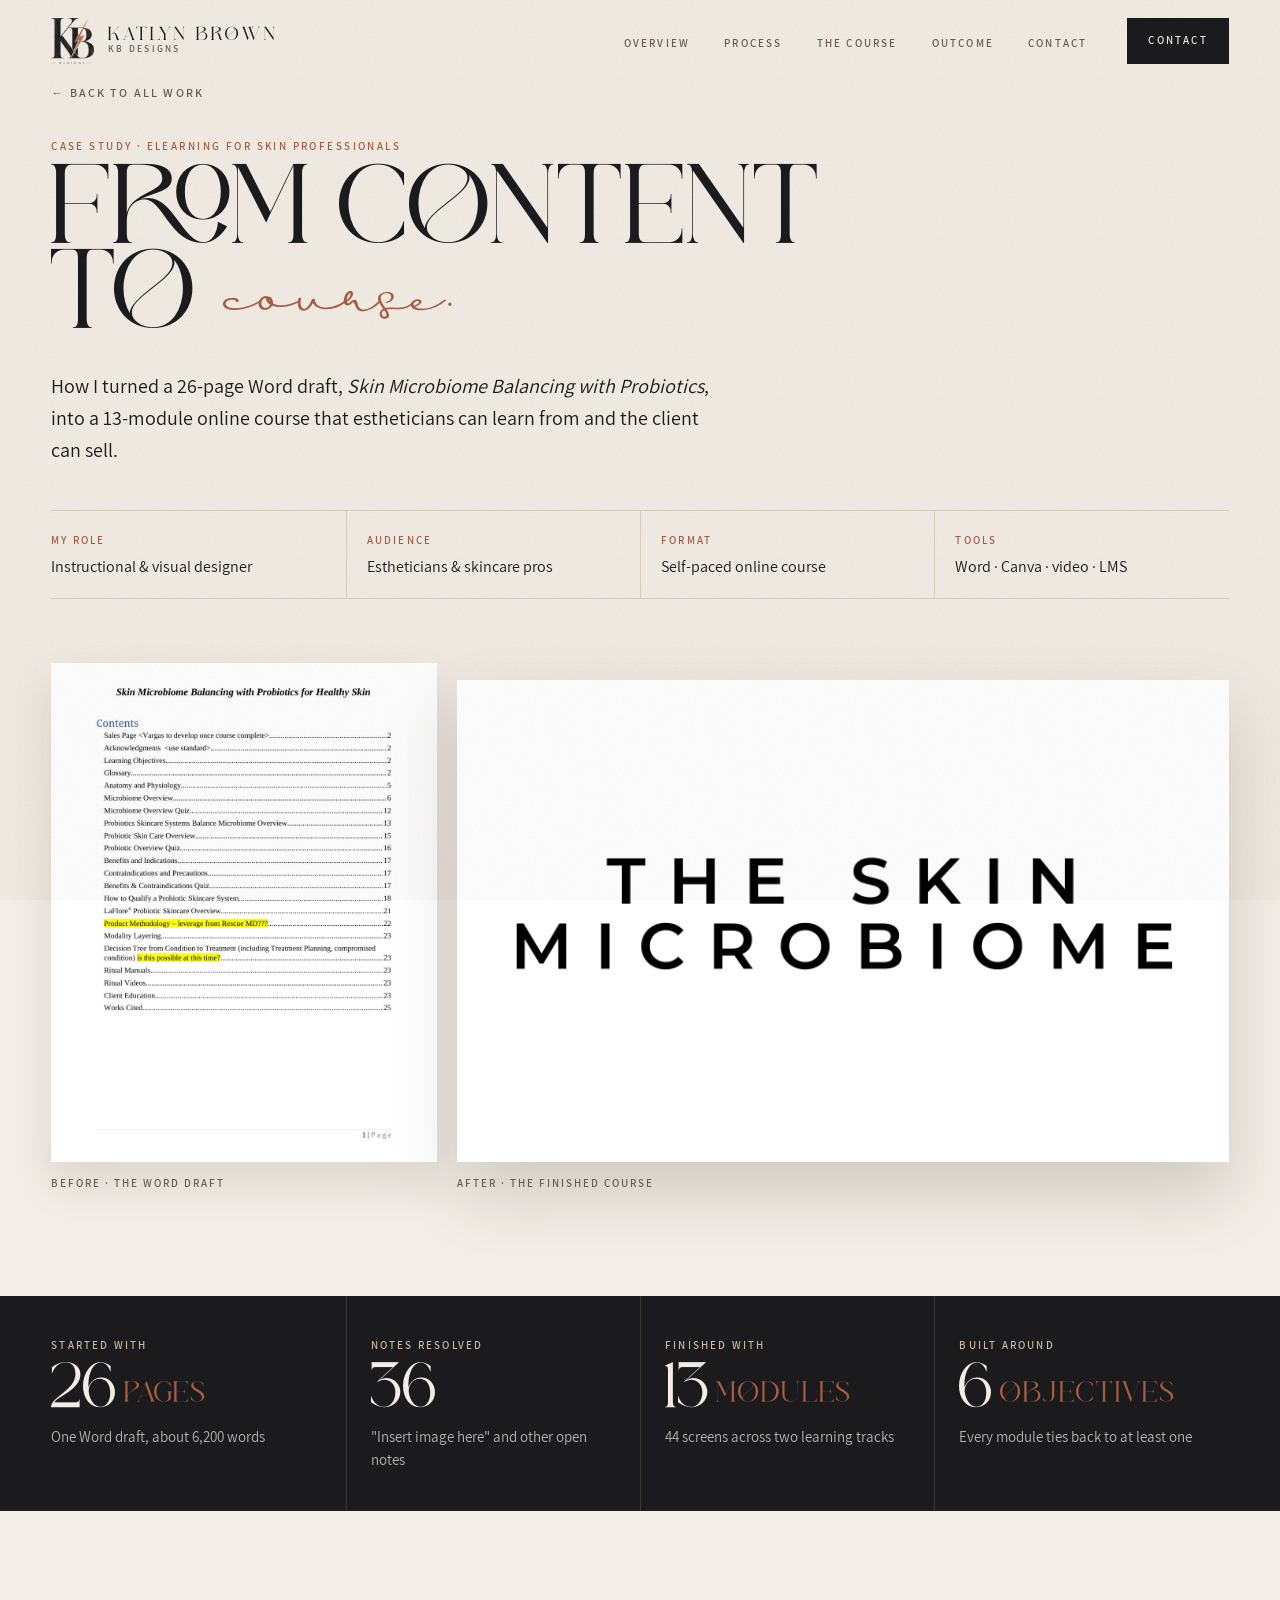
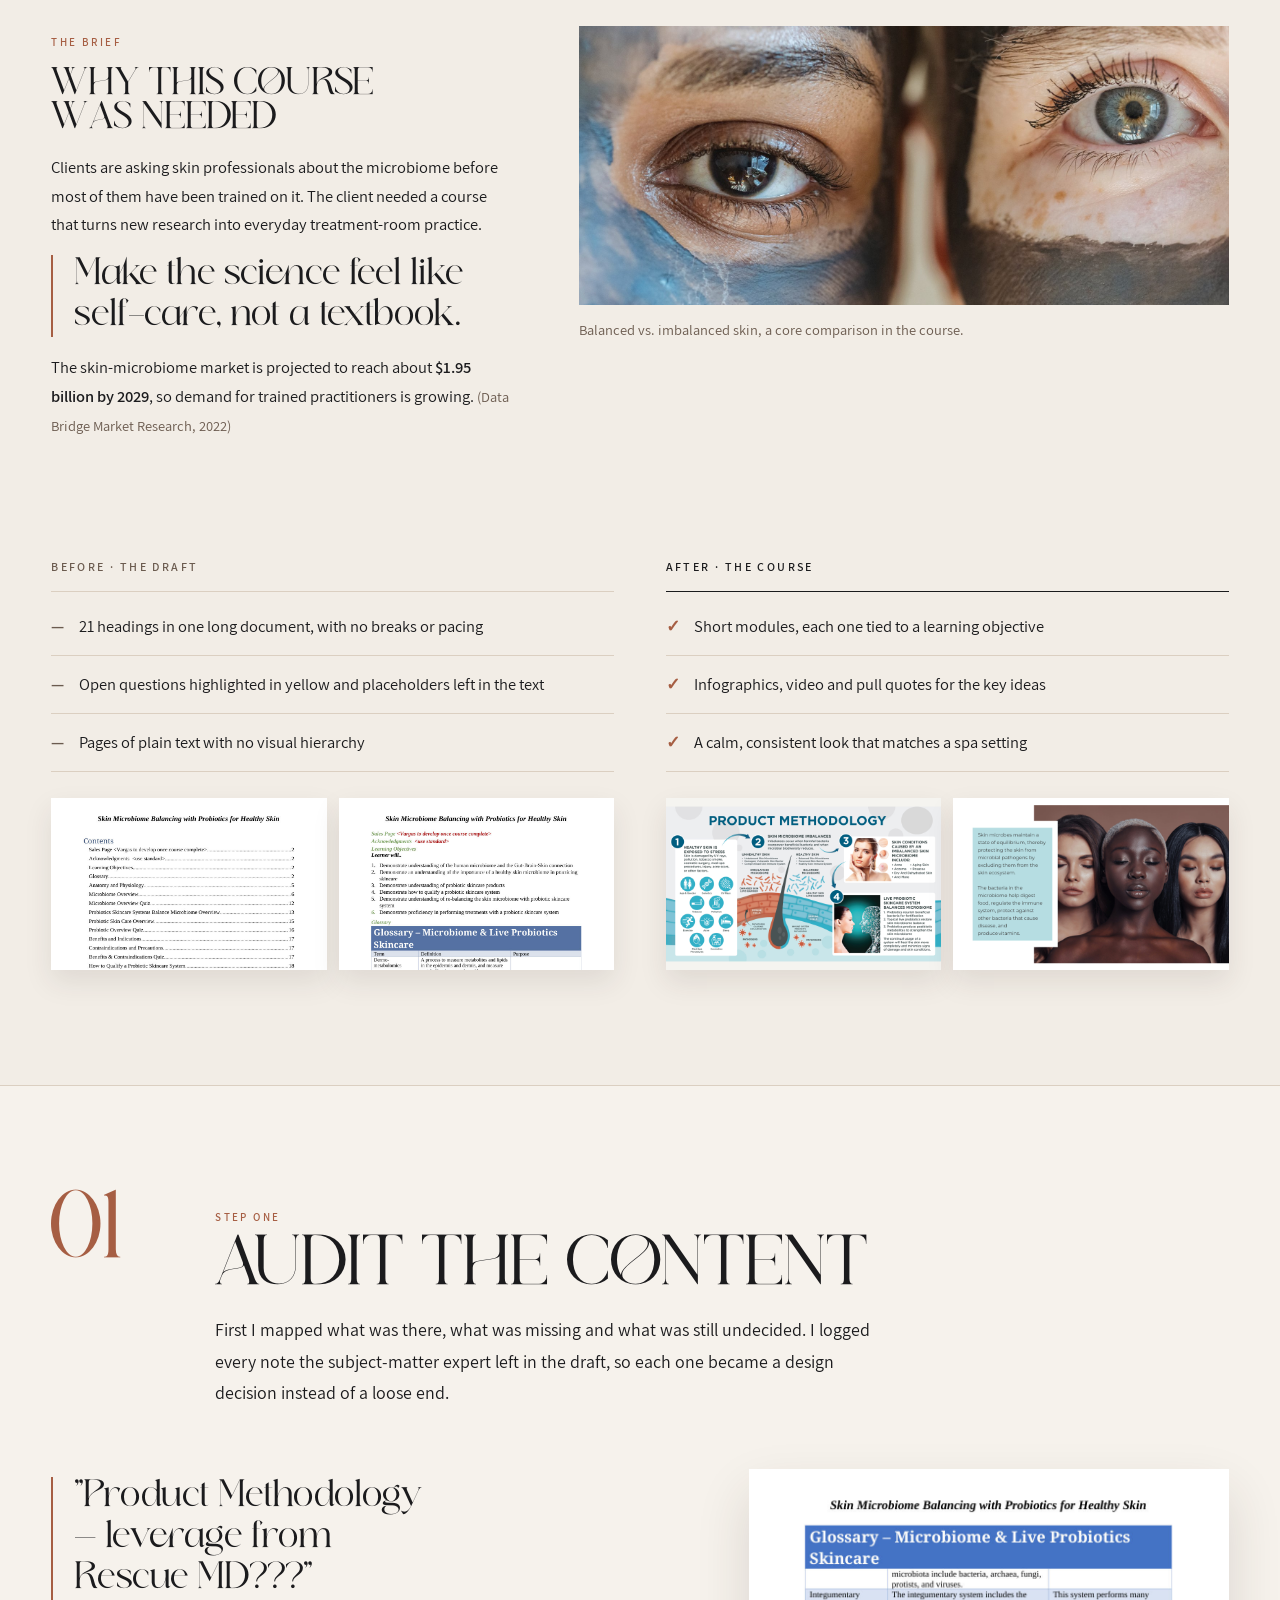
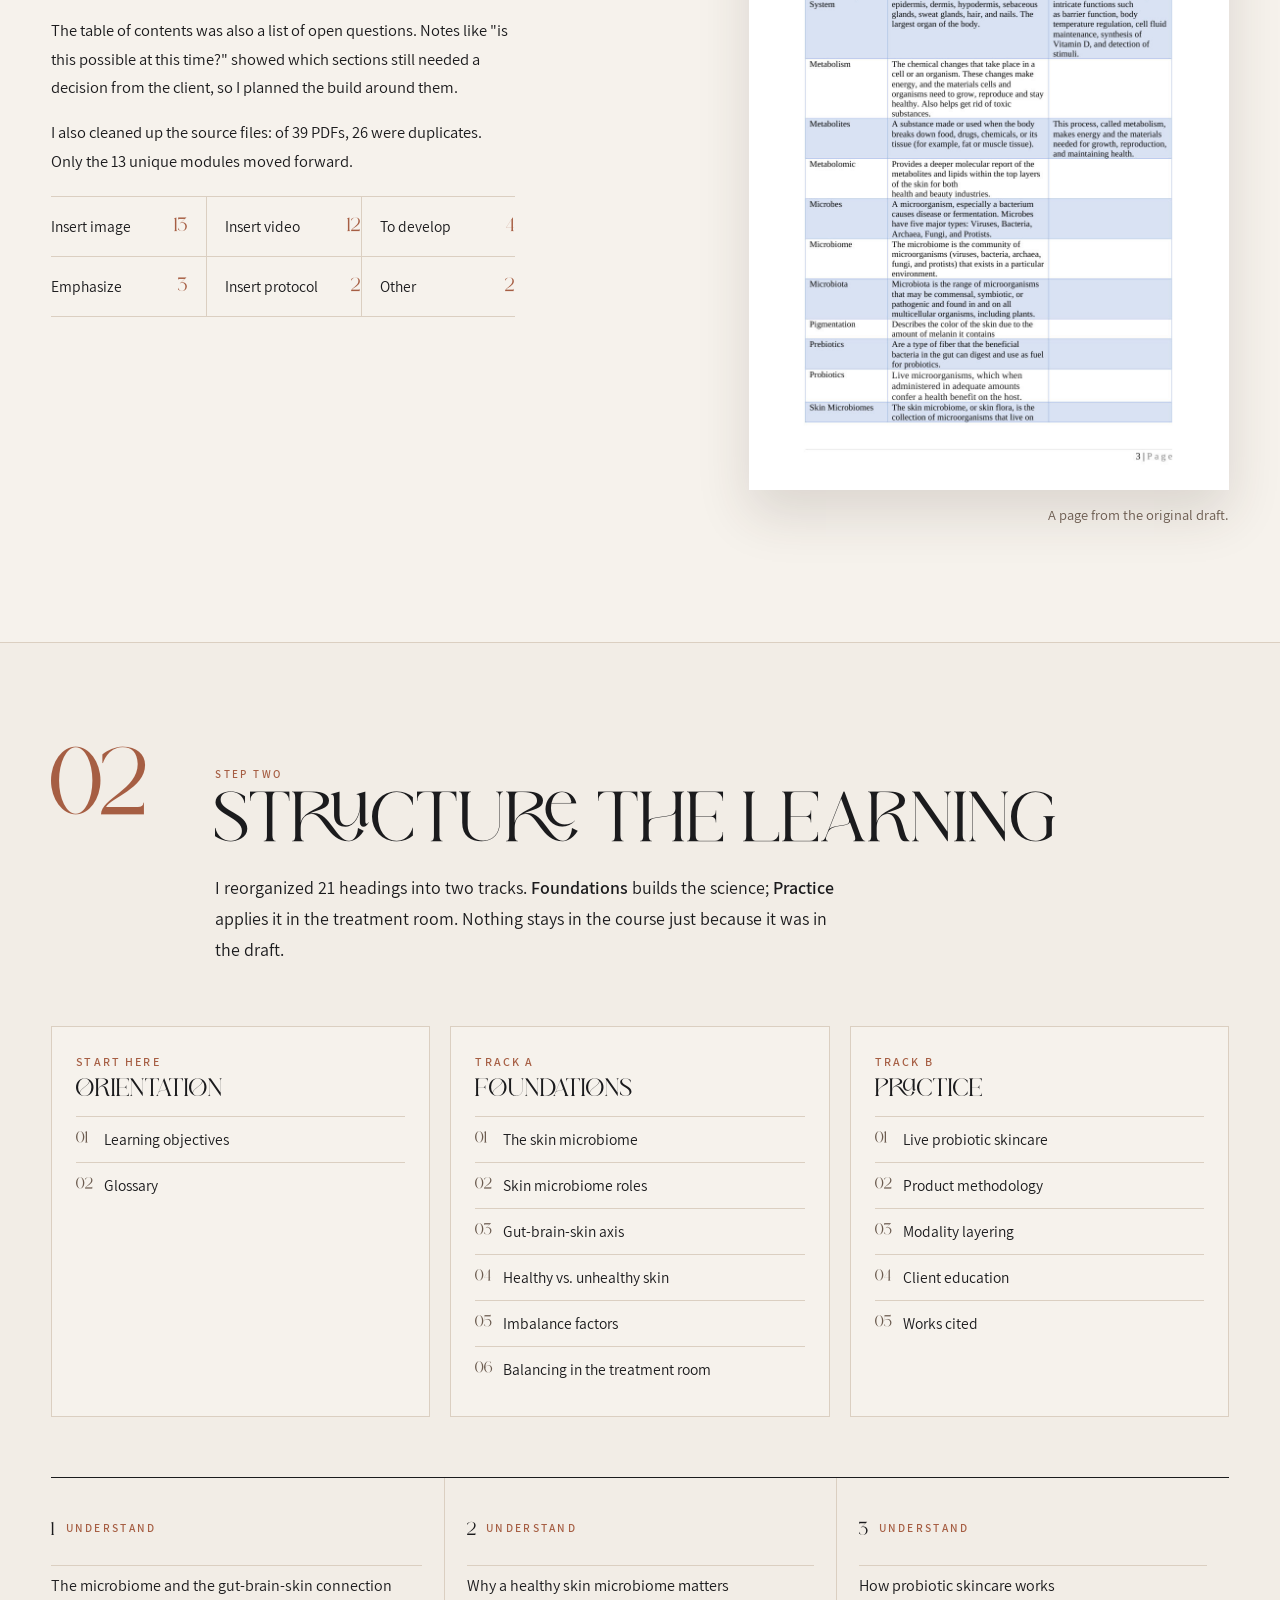
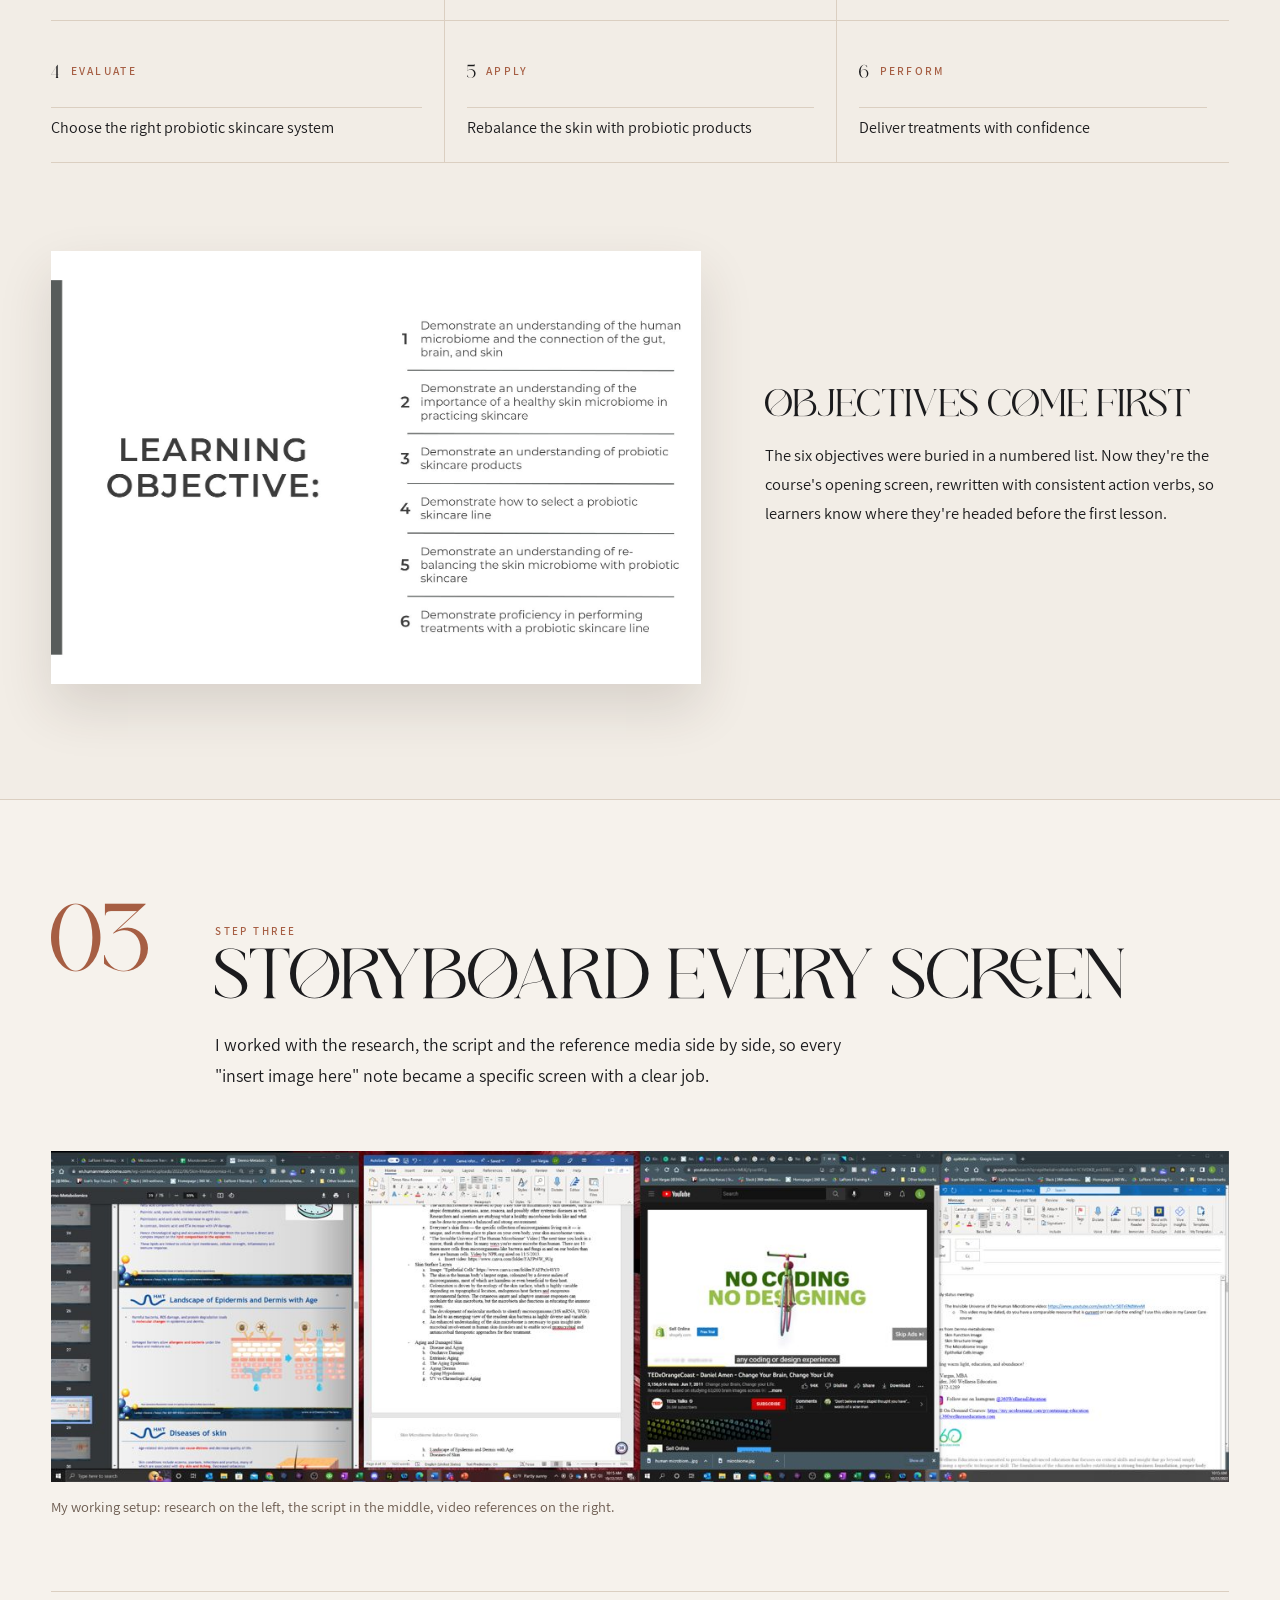
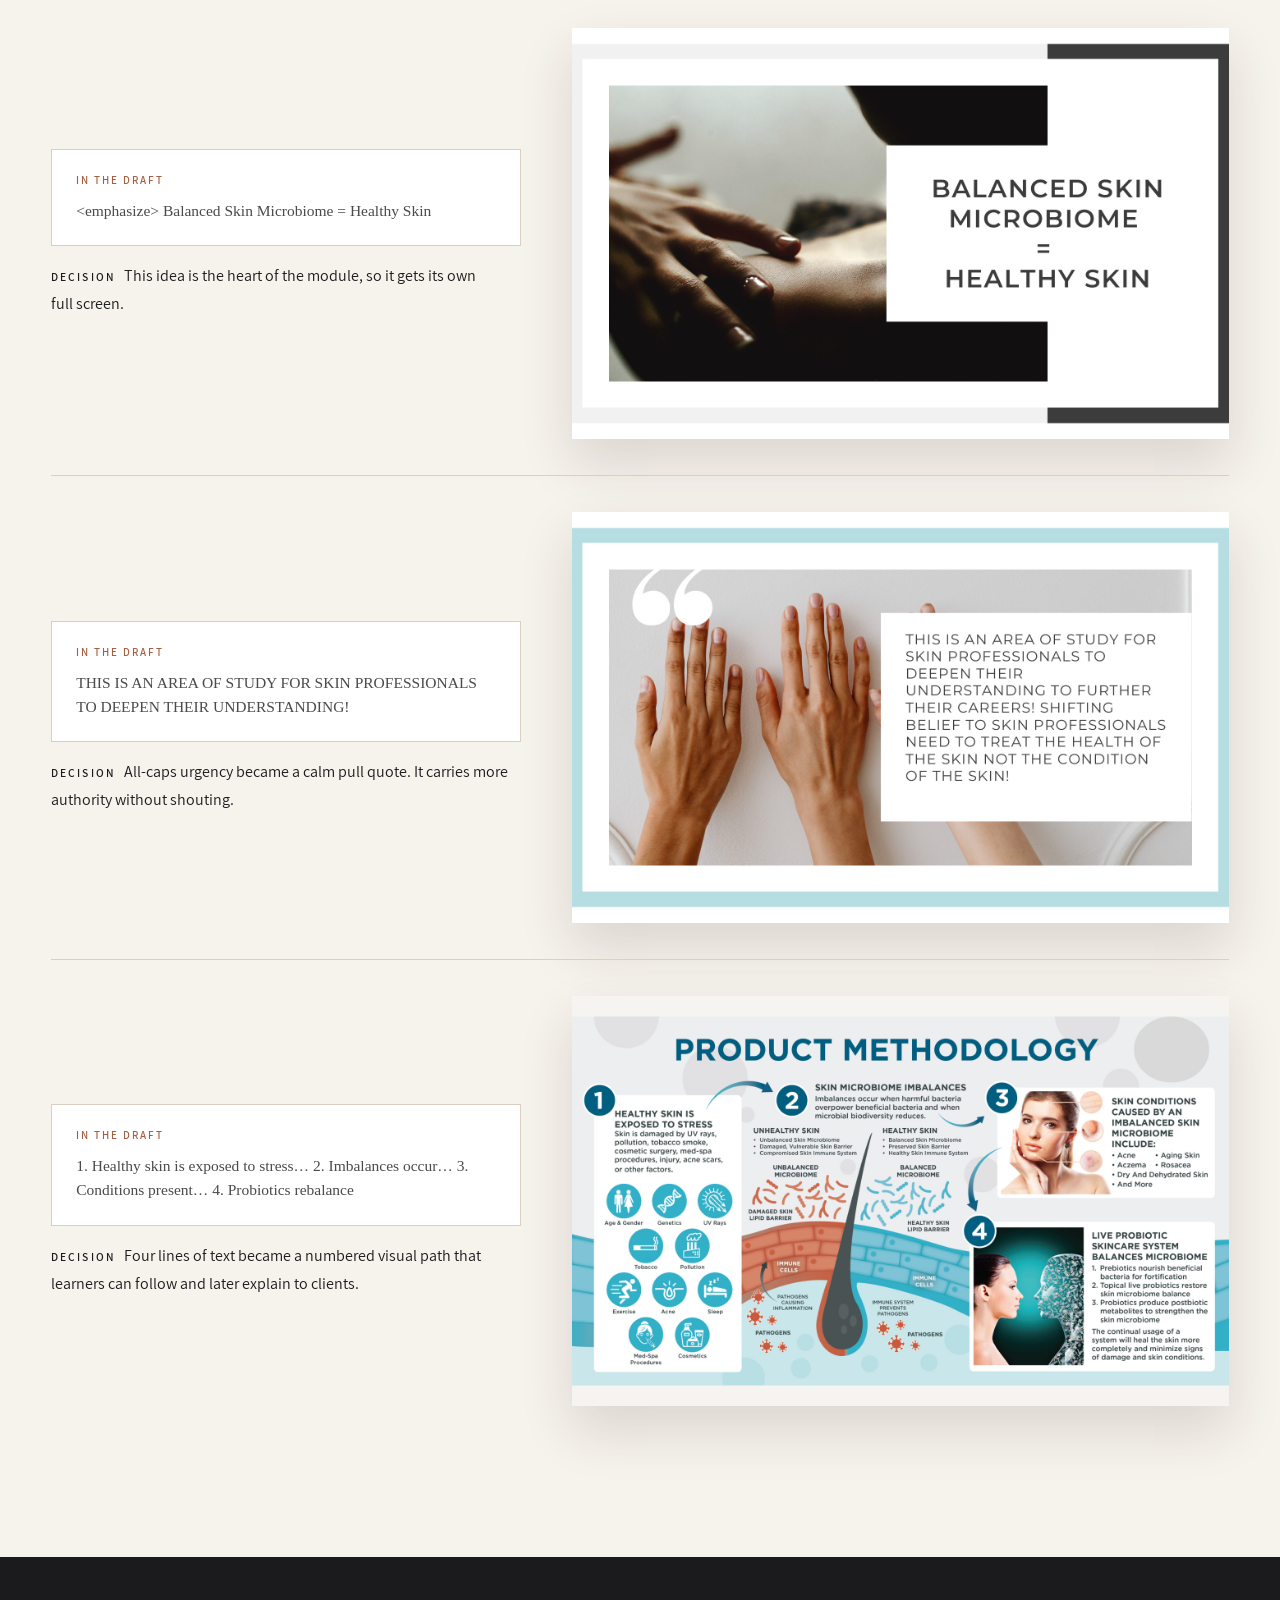
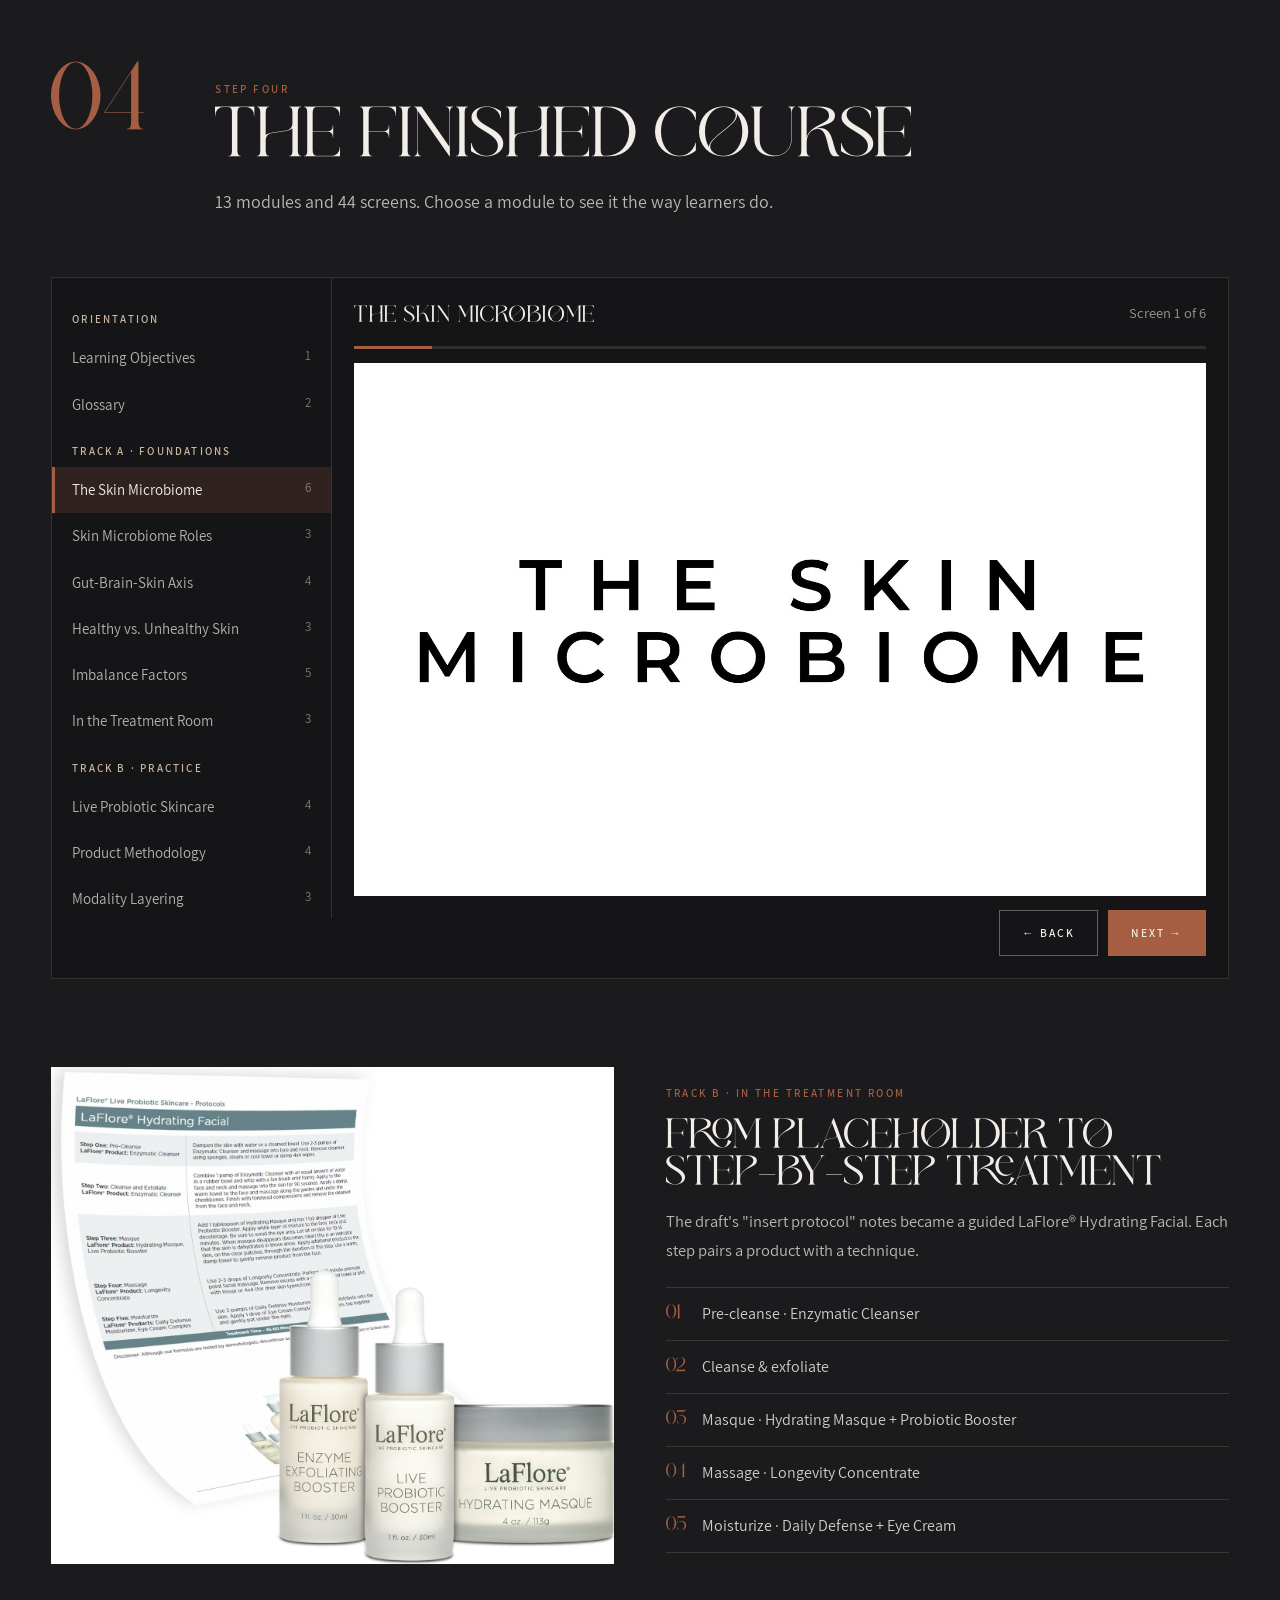
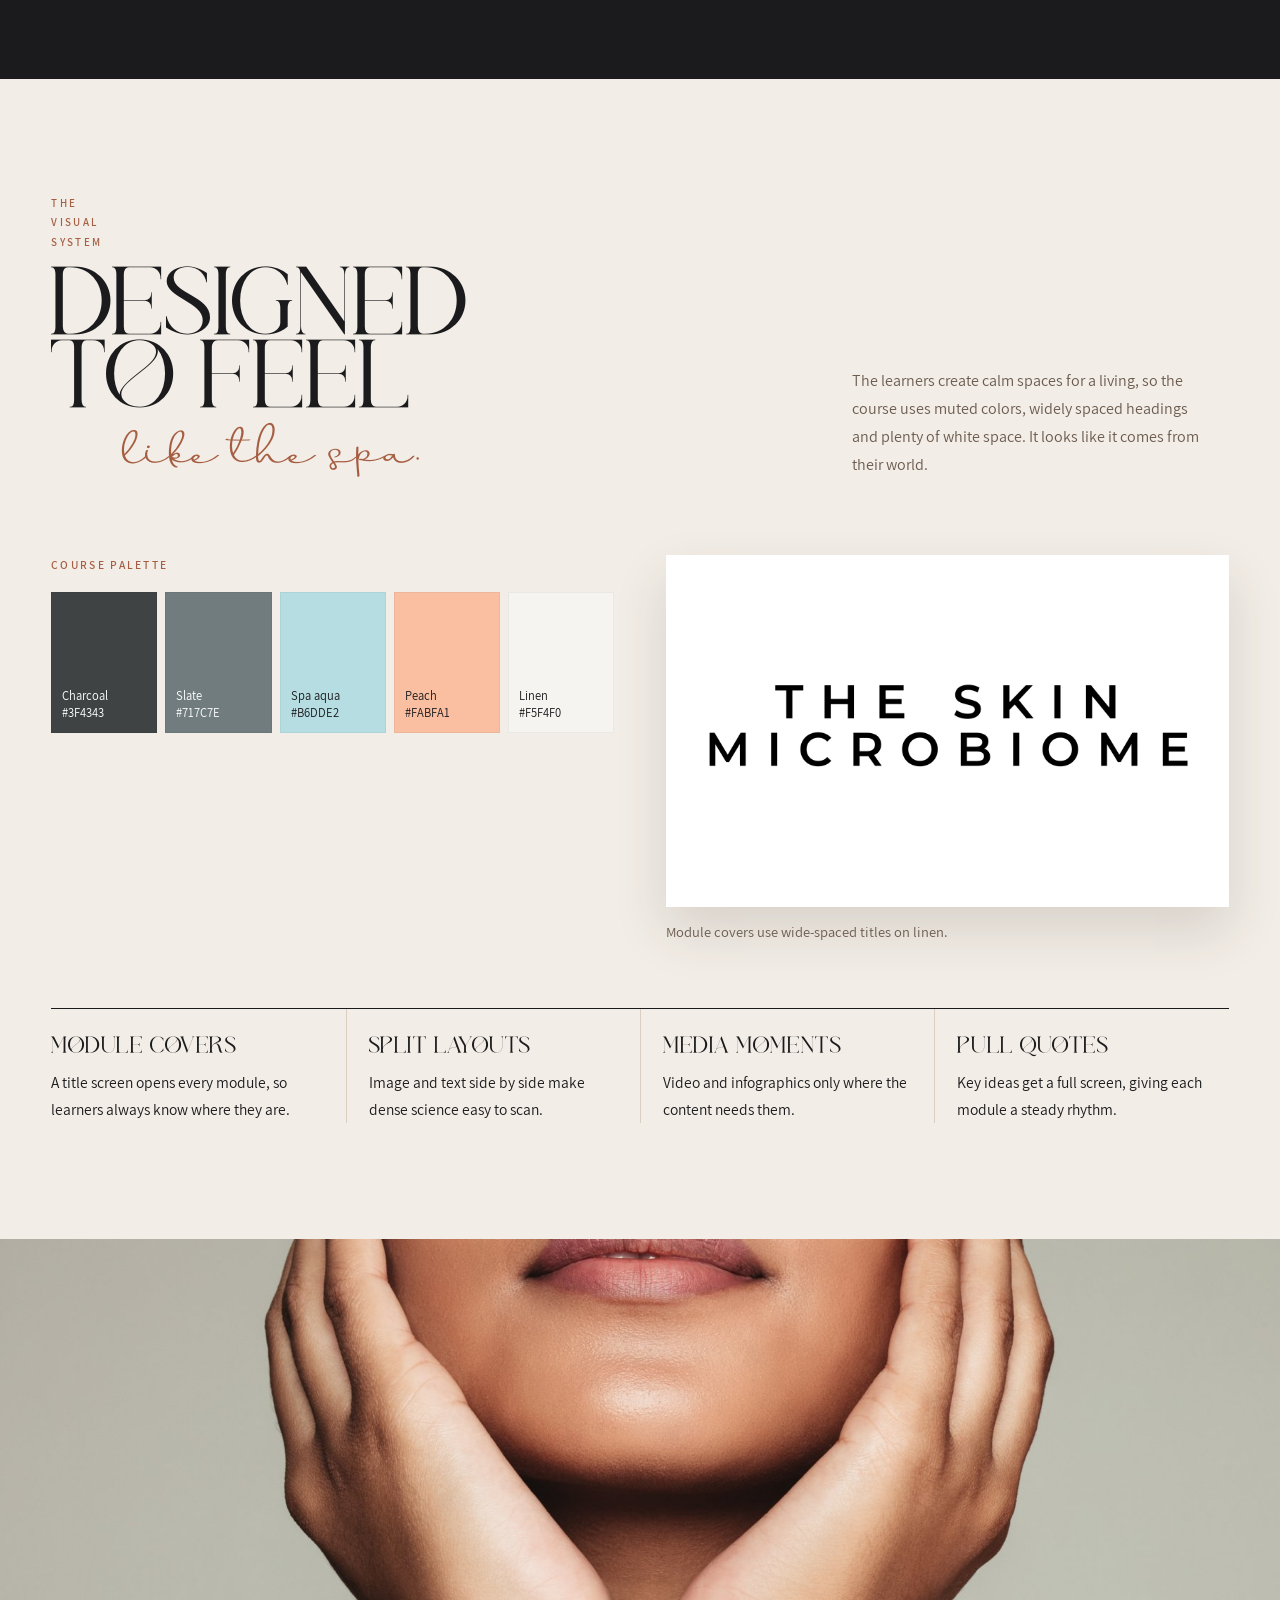
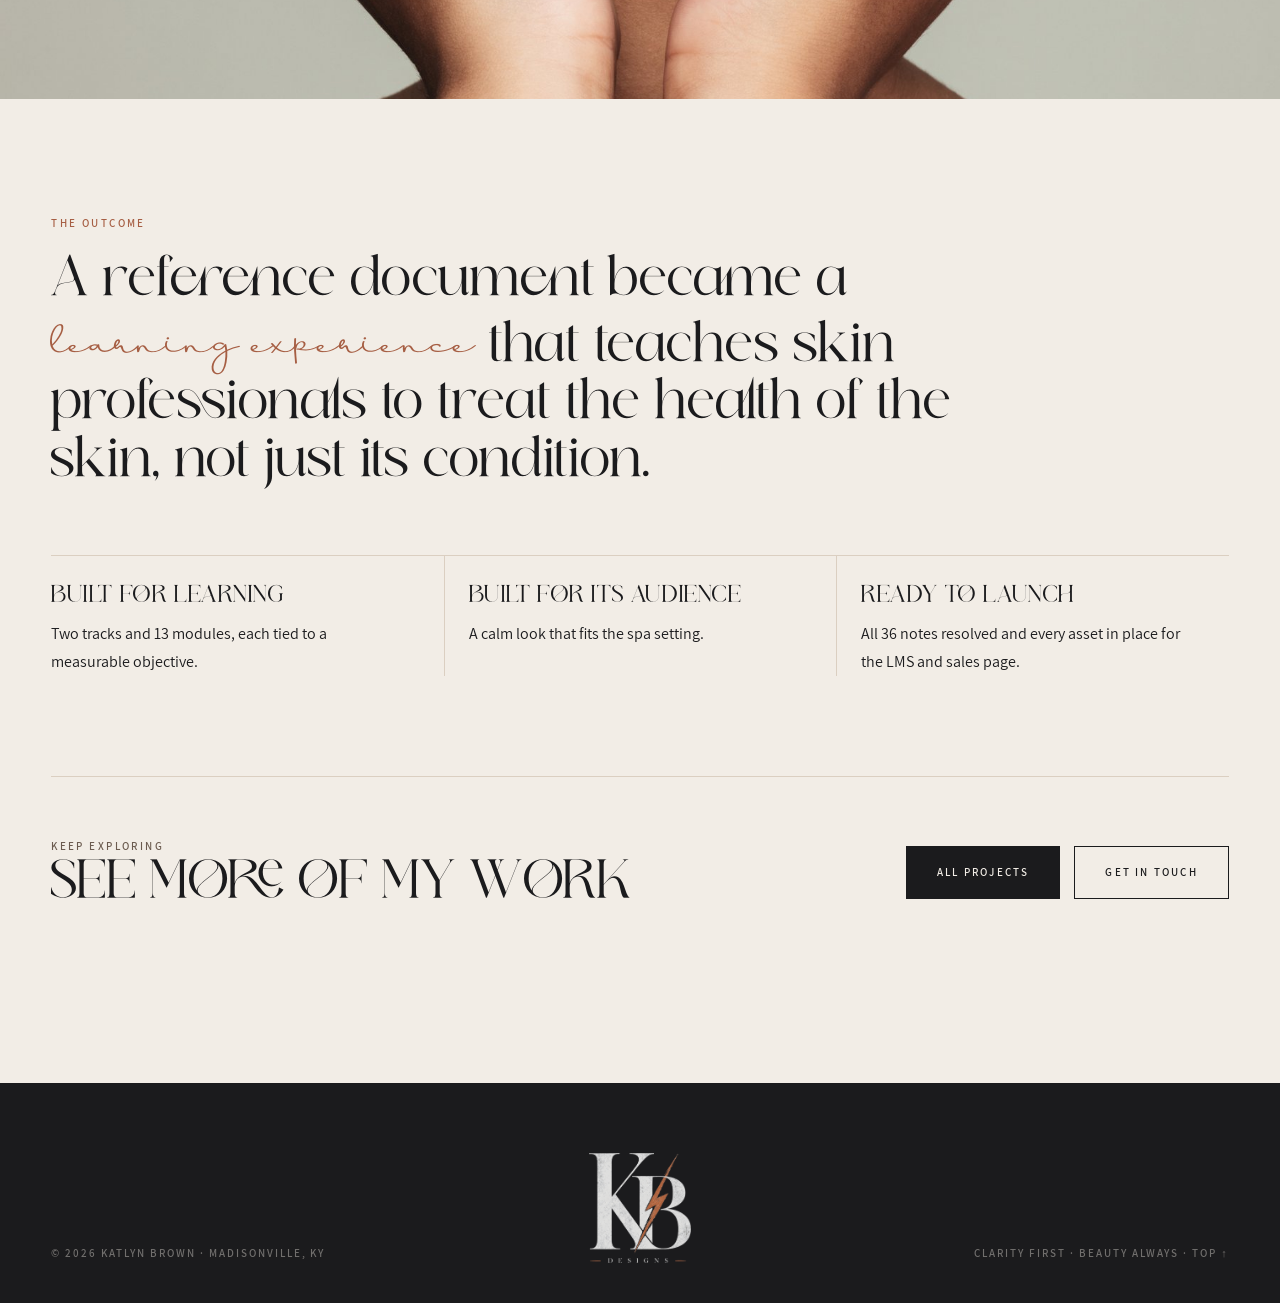
<file: case-study.html>
<!DOCTYPE html>
<html lang="en">
<head>
<meta charset="UTF-8">
<meta name="viewport" content="width=device-width, initial-scale=1.0">
<title>From Content to Course — Case Study · Katlyn Brown, KB Designs</title>
<meta name="description" content="How Katlyn Brown turned a 26-page subject-matter draft on the skin microbiome into a 13-module online course for skin professionals.">
<link rel="icon" href="assets/img/favicon-32.png" type="image/png">
<link rel="apple-touch-icon" href="assets/img/favicon-180.png">
<link rel="preload" href="assets/fonts/Qeilab.otf" as="font" type="font/otf" crossorigin>
<link rel="stylesheet" href="styles.css">
<link rel="stylesheet" href="case-study.css">
<link rel="canonical" href="https://kbdesignedit.github.io/kb-designs-portfolio/case-study.html">
</head>
<body>
<div id="site-shell">

<header class="nav" id="nav">
  <div class="nav-in">
    <a href="index.html" class="nav-logo" aria-label="KB Designs — home">
      <img src="assets/img/kb-mark-dark.png" alt="">
      <span>Katlyn Brown<small>KB Designs</small></span>
    </a>
    <ul class="nav-links" id="navLinks">
      <li><a href="#overview">Overview</a></li>
      <li><a href="#process">Process</a></li>
      <li><a href="#course">The Course</a></li>
      <li><a href="#outcome">Outcome</a></li>
      <li><a href="index.html#contact">Contact</a></li>
    </ul>
    <a href="index.html#contact" class="btn btn-solid nav-cta">Contact</a>
    <button class="nav-burger" id="burger" aria-label="Open menu" aria-expanded="false"><span></span><span></span></button>
  </div>
</header>

<main>

<!-- HERO -->
<section class="cs-hero" data-screen-label="01 Case Hero">
  <div class="wrap">
    <a href="index.html#work" class="cs-back">← Back to all work</a>
    <span class="eyebrow" style="display:block">Case study · eLearning for skin professionals</span>
    <h1>From content to <span class="script">course.</span></h1>
    <p class="lede">How I turned a 26-page Word draft, <em>Skin Microbiome Balancing with Probiotics</em>, into a 13-module online course that estheticians can learn from and the client can sell.</p>
    <dl class="cs-meta">
      <div><dt>My role</dt><dd>Instructional &amp; visual designer</dd></div>
      <div><dt>Audience</dt><dd>Estheticians &amp; skincare pros</dd></div>
      <div><dt>Format</dt><dd>Self-paced online course</dd></div>
      <div><dt>Tools</dt><dd>Word · Canva · video · LMS</dd></div>
    </dl>
    <div class="cs-cover">
      <figure class="doc-fig rv"><img class="doc" src="assets/case-study/cs-01.jpg" alt="The original Word draft's table of contents"><figcaption>Before · the Word draft</figcaption></figure>
      <figure class="rv"><img class="after" src="assets/case-study/cs-03.jpg" alt="The finished course's Skin Microbiome title screen"><figcaption>After · the finished course</figcaption></figure>
    </div>
  </div>
</section>

<!-- AT A GLANCE -->
<section class="on-dark" style="margin-top:clamp(64px,8vw,110px)" data-screen-label="02 At a glance">
  <div class="wrap cs-nums">
    <div><div class="k">Started with</div><div class="v">26<small>pages</small></div><div class="d">One Word draft, about 6,200 words</div></div>
    <div><div class="k">Notes resolved</div><div class="v">36</div><div class="d">"Insert image here" and other open notes</div></div>
    <div><div class="k">Finished with</div><div class="v">13<small>modules</small></div><div class="d">44 screens across two learning tracks</div></div>
    <div><div class="k">Built around</div><div class="v">6<small>objectives</small></div><div class="d">Every module ties back to at least one</div></div>
  </div>
</section>

<!-- OVERVIEW -->
<section class="sec" id="overview" data-screen-label="03 Overview">
  <div class="wrap">
    <div class="cs-split">
      <div class="rv">
        <span class="eyebrow">The brief</span>
        <h3 style="margin-top:14px">Why this course was needed</h3>
        <p>Clients are asking skin professionals about the microbiome before most of them have been trained on it. The client needed a course that turns new research into everyday treatment-room practice.</p>
        <p class="cs-quote">Make the science feel like self-care, not a textbook.</p>
        <p>The skin-microbiome market is projected to reach about <strong>$1.95 billion by 2029</strong>, so demand for trained practitioners is growing. <span style="color:var(--fg3);font-size:14.5px">(Data Bridge Market Research, 2022)</span></p>
      </div>
      <figure class="cs-fig rv"><img src="assets/case-study/cs-05.jpg" alt="Close-ups comparing balanced and imbalanced skin"><figcaption>Balanced vs. imbalanced skin, a core comparison in the course.</figcaption></figure>
    </div>

    <div class="ba-cols rv" style="margin-top:clamp(64px,8vw,100px)">
      <div class="before">
        <h3>Before · the draft</h3>
        <ul>
          <li>21 headings in one long document, with no breaks or pacing</li>
          <li>Open questions highlighted in yellow and placeholders left in the text</li>
          <li>Pages of plain text with no visual hierarchy</li>
        </ul>
        <div class="imgs"><img src="assets/case-study/cs-01.jpg" alt="Draft table of contents"><img src="assets/case-study/cs-02.jpg" alt="Draft learning objectives page"></div>
      </div>
      <div class="after">
        <h3>After · the course</h3>
        <ul>
          <li>Short modules, each one tied to a learning objective</li>
          <li>Infographics, video and pull quotes for the key ideas</li>
          <li>A calm, consistent look that matches a spa setting</li>
        </ul>
        <div class="imgs"><img src="assets/case-study/cs-09.jpg" alt="Product methodology infographic"><img src="assets/case-study/cs-10.jpg" alt="Skin microbiome roles screen"></div>
      </div>
    </div>
  </div>
</section>

<!-- PROCESS -->
<div id="process"></div>

<section class="sec stage" style="background:var(--alabaster)" data-screen-label="04 Step 1">
  <div class="wrap">
    <div class="stage-head rv">
      <span class="no">01</span>
      <div><span class="eyebrow">Step one</span><h2>Audit the content</h2>
      <p>First I mapped what was there, what was missing and what was still undecided. I logged every note the subject-matter expert left in the draft, so each one became a design decision instead of a loose end.</p></div>
    </div>
    <div class="cs-split">
      <div class="rv">
        <p class="cs-quote">"Product Methodology — leverage from Rescue MD???"</p>
        <p>The table of contents was also a list of open questions. Notes like "is this possible at this time?" showed which sections still needed a decision from the client, so I planned the build around them.</p>
        <p>I also cleaned up the source files: of 39 PDFs, 26 were duplicates. Only the 13 unique modules moved forward.</p>
        <div class="flags">
          <div>Insert image <b>13</b></div><div>Insert video <b>12</b></div><div>To develop <b>4</b></div>
          <div>Emphasize <b>3</b></div><div>Insert protocol <b>2</b></div><div>Other <b>2</b></div>
        </div>
      </div>
      <figure class="cs-fig shadow rv"><img src="assets/case-study/cs-12.jpg" alt="A glossary page from the original draft" style="max-width:480px;margin-left:auto"><figcaption style="text-align:right">A page from the original draft.</figcaption></figure>
    </div>
  </div>
</section>

<section class="sec stage" data-screen-label="05 Step 2">
  <div class="wrap">
    <div class="stage-head rv">
      <span class="no">02</span>
      <div><span class="eyebrow">Step two</span><h2>Structure the learning</h2>
      <p>I reorganized 21 headings into two tracks. <strong>Foundations</strong> builds the science; <strong>Practice</strong> applies it in the treatment room. Nothing stays in the course just because it was in the draft.</p></div>
    </div>
    <div class="arch rv">
      <div class="track"><h4>Start here</h4><div class="t">Orientation</div><ol><li>Learning objectives</li><li>Glossary</li></ol></div>
      <div class="track"><h4>Track A</h4><div class="t">Foundations</div><ol><li>The skin microbiome</li><li>Skin microbiome roles</li><li>Gut-brain-skin axis</li><li>Healthy vs. unhealthy skin</li><li>Imbalance factors</li><li>Balancing in the treatment room</li></ol></div>
      <div class="track"><h4>Track B</h4><div class="t">Practice</div><ol><li>Live probiotic skincare</li><li>Product methodology</li><li>Modality layering</li><li>Client education</li><li>Works cited</li></ol></div>
    </div>
    <div class="objs rv">
      <div><div class="verb"><b>1</b>Understand</div><p>The microbiome and the gut-brain-skin connection</p></div>
      <div><div class="verb"><b>2</b>Understand</div><p>Why a healthy skin microbiome matters</p></div>
      <div><div class="verb"><b>3</b>Understand</div><p>How probiotic skincare works</p></div>
      <div><div class="verb"><b>4</b>Evaluate</div><p>Choose the right probiotic skincare system</p></div>
      <div><div class="verb"><b>5</b>Apply</div><p>Rebalance the skin with probiotic products</p></div>
      <div><div class="verb"><b>6</b>Perform</div><p>Deliver treatments with confidence</p></div>
    </div>
    <div class="cs-split rev" style="margin-top:clamp(56px,7vw,88px);align-items:center">
      <figure class="cs-fig shadow rv"><img src="assets/case-study/cs-13.jpg" alt="The learning objectives as the course's opening screen"></figure>
      <div class="rv"><h3>Objectives come first</h3><p>The six objectives were buried in a numbered list. Now they're the course's opening screen, rewritten with consistent action verbs, so learners know where they're headed before the first lesson.</p></div>
    </div>
  </div>
</section>

<section class="sec stage" style="background:var(--alabaster)" data-screen-label="06 Step 3">
  <div class="wrap">
    <div class="stage-head rv">
      <span class="no">03</span>
      <div><span class="eyebrow">Step three</span><h2>Storyboard every screen</h2>
      <p>I worked with the research, the script and the reference media side by side, so every "insert image here" note became a specific screen with a clear job.</p></div>
    </div>
    <figure class="cs-fig rv"><img src="assets/case-study/cs-14.jpg" alt="Storyboarding workspace with research, script and video references open side by side"><figcaption>My working setup: research on the left, the script in the middle, video references on the right.</figcaption></figure>
    <div class="decisions">
      <div class="decision rv">
        <div><div class="src"><small>In the draft</small>&lt;emphasize&gt; Balanced Skin Microbiome = Healthy Skin</div>
        <p class="why"><b>Decision</b>This idea is the heart of the module, so it gets its own full screen.</p></div>
        <img src="assets/case-study/cs-04.jpg" alt="Course screen: Balanced skin microbiome equals healthy skin">
      </div>
      <div class="decision rv">
        <div><div class="src"><small>In the draft</small>THIS IS AN AREA OF STUDY FOR SKIN PROFESSIONALS TO DEEPEN THEIR UNDERSTANDING!</div>
        <p class="why"><b>Decision</b>All-caps urgency became a calm pull quote. It carries more authority without shouting.</p></div>
        <img src="assets/case-study/cs-20.jpg" alt="Course screen: an editorial pull quote">
      </div>
      <div class="decision rv">
        <div><div class="src"><small>In the draft</small>1. Healthy skin is exposed to stress… 2. Imbalances occur… 3. Conditions present… 4. Probiotics rebalance</div>
        <p class="why"><b>Decision</b>Four lines of text became a numbered visual path that learners can follow and later explain to clients.</p></div>
        <img src="assets/case-study/cs-09.jpg" alt="Course screen: product methodology infographic">
      </div>
    </div>
  </div>
</section>

<!-- COURSE -->
<section class="sec on-dark" id="course" data-screen-label="07 Step 4 Course">
  <div class="wrap">
    <div class="stage-head rv">
      <span class="no">04</span>
      <div><span class="eyebrow">Step four</span><h2>The finished course</h2>
      <p style="color:rgba(242,237,230,.75)">13 modules and 44 screens. Choose a module to see it the way learners do.</p></div>
    </div>
    <div class="player rv">
      <aside id="plNav" aria-label="Course modules"></aside>
      <div class="main">
        <div class="pl-top"><b id="plTitle"></b><span id="plCount"></span></div>
        <div class="prog"><i id="plProg"></i></div>
        <div class="screen"><img id="plImg" src="assets/case-study/cs-03.jpg" alt="Course screen"></div>
        <div class="pl-ctrl"><button id="plPrev">← Back</button><button class="p" id="plNext">Next →</button></div>
      </div>
    </div>
    <div class="ritual rv">
      <img src="assets/case-study/cs-21.jpg" alt="LaFlore Hydrating Facial protocol with products">
      <div>
        <span class="eyebrow">Track B · in the treatment room</span>
        <h3>From placeholder to step-by-step treatment</h3>
        <p>The draft's "insert protocol" notes became a guided LaFlore® Hydrating Facial. Each step pairs a product with a technique.</p>
        <ol><li>Pre-cleanse · Enzymatic Cleanser</li><li>Cleanse &amp; exfoliate</li><li>Masque · Hydrating Masque + Probiotic Booster</li><li>Massage · Longevity Concentrate</li><li>Moisturize · Daily Defense + Eye Cream</li></ol>
      </div>
    </div>
  </div>
</section>

<!-- SYSTEM -->
<section class="sec" data-screen-label="08 Design System">
  <div class="wrap">
    <div class="sec-head rv">
      <span class="eyebrow">The visual system</span>
      <h2>Designed to feel <span class="script">like the spa.</span></h2>
      <p>The learners create calm spaces for a living, so the course uses muted colors, widely spaced headings and plenty of white space. It looks like it comes from their world.</p>
    </div>
    <div class="sys">
      <div class="rv"><h4>Course palette</h4>
        <div class="sw">
          <div style="background:#3f4343;color:#fff">Charcoal<br>#3F4343</div>
          <div style="background:#717c7e;color:#fff">Slate<br>#717C7E</div>
          <div style="background:#b6dde2">Spa aqua<br>#B6DDE2</div>
          <div style="background:#fabfa1">Peach<br>#FABFA1</div>
          <div style="background:#f5f4f0">Linen<br>#F5F4F0</div>
        </div>
      </div>
      <figure class="cs-fig shadow rv"><img src="assets/case-study/cs-03.jpg" alt="Module cover with wide-tracked title"><figcaption>Module covers use wide-spaced titles on linen.</figcaption></figure>
      <div class="pats rv">
        <div><b>Module covers</b><p>A title screen opens every module, so learners always know where they are.</p></div>
        <div><b>Split layouts</b><p>Image and text side by side make dense science easy to scan.</p></div>
        <div><b>Media moments</b><p>Video and infographics only where the content needs them.</p></div>
        <div><b>Pull quotes</b><p>Key ideas get a full screen, giving each module a steady rhythm.</p></div>
      </div>
    </div>
  </div>
</section>

<!-- OUTCOME -->
<div class="outcome-img"><img src="assets/case-study/cs-31.jpg" alt="Hands framing healthy, glowing skin" loading="lazy"></div>
<section class="sec outcome" id="outcome" data-screen-label="09 Outcome">
  <div class="wrap">
    <span class="eyebrow" style="display:block;margin-bottom:20px">The outcome</span>
    <blockquote class="rv">A reference document became a <span class="script">learning experience</span> that teaches skin professionals to treat the health of the skin, not just its condition.</blockquote>
    <div class="wins rv">
      <div><b>Built for learning</b><p>Two tracks and 13 modules, each tied to a measurable objective.</p></div>
      <div><b>Built for its audience</b><p>A calm look that fits the spa setting.</p></div>
      <div><b>Ready to launch</b><p>All 36 notes resolved and every asset in place for the LMS and sales page.</p></div>
    </div>
    <div class="next" style="margin-top:clamp(64px,8vw,100px)">
      <div><span class="eyebrow">Keep exploring</span><h3>See more of my work</h3></div>
      <div style="display:flex;gap:14px;flex-wrap:wrap"><a href="index.html#work" class="btn btn-solid">All projects</a><a href="index.html#contact" class="btn btn-ghost">Get in touch</a></div>
    </div>
  </div>
</section>

</main>

<footer class="footer">
  <div class="wrap foot">
    <span>© 2026 Katlyn Brown · Madisonville, KY</span>
    <a href="index.html"><img src="assets/img/kb-mark-light.png" alt="KB Designs — home"></a>
    <span class="r">Clarity first · Beauty always · <a href="#">Top ↑</a></span>
  </div>
</footer>
</div>


<script src="app.js"></script>
<script src="case-study.js"></script>

</body>
</html>
</file>
<file: styles.css>
/* =============================================================
   KB DESIGNS — Portfolio v4
   Editorial · Boho-Southern · Moody — "Clarity First · Beauty Always"
   ============================================================= */
@font-face { font-family: "Qeilab"; src: url("assets/fonts/Qeilab.otf") format("opentype"); font-display: swap; }
@font-face { font-family: "Hailey"; src: url("assets/fonts/Hailey.otf") format("opentype"); font-display: swap; }
@font-face { font-family: "Beauty Dream"; src: url("assets/fonts/Beauty_Dream.ttf") format("truetype"); font-display: swap; }
@font-face { font-family: "Assistant"; font-weight: 300; src: url("assets/fonts/Assistant-Light.ttf") format("truetype"); font-display: swap; }
@font-face { font-family: "Assistant"; font-weight: 400; src: url("assets/fonts/Assistant-Regular.ttf") format("truetype"); font-display: swap; }
@font-face { font-family: "Assistant"; font-weight: 600; src: url("assets/fonts/Assistant-SemiBold.ttf") format("truetype"); font-display: swap; }

:root{
  --ink:#1B1B1D; --onyx:#23211F; --espresso:#3A2A23; --rust:#A65E43; --rust-d:#8F4E38;
  --sage:#6B7A68; --taupe:#CBB7A2; --cream:#F2EDE6; --alabaster:#F6F2EC; --mid:#EDE8E0;
  --line:#DBCFC1; --line-dk:rgba(203,183,162,.18); --fg3:#6B5B4F; --mute:#8A8480;
  --display:"Qeilab","Cormorant Garamond",Georgia,serif;
  --body:"Assistant","Helvetica Neue",Arial,sans-serif;
  --ui:"Assistant","Helvetica Neue",Arial,sans-serif;
  --script:"Beauty Dream","Great Vibes",cursive;
  --ease:cubic-bezier(.25,.46,.45,.94);
  --gut:clamp(20px,4vw,56px);
  --max:1360px;
}
*{box-sizing:border-box;margin:0;padding:0}
html{scroll-behavior:smooth;scroll-padding-top:92px;-webkit-text-size-adjust:100%}
body{background:var(--cream);color:var(--ink);font-family:var(--body);font-size:16.5px;line-height:1.75;-webkit-font-smoothing:antialiased;overflow-x:hidden}
img{display:block;max-width:100%}
a{color:inherit;text-decoration:none}
button{font:inherit;color:inherit;background:none;border:0;cursor:pointer}
::selection{background:var(--rust);color:var(--cream)}
p{text-wrap:pretty}
h1,h2,h3{font-family:var(--display);font-weight:400;text-wrap:balance}
:focus-visible{outline:2px solid var(--rust);outline-offset:4px}

/* film grain — echoes the stone texture in the KB mark */
body::after{content:"";position:fixed;inset:0;pointer-events:none;z-index:9000;opacity:.07;mix-blend-mode:multiply;
  background-image:url("data:image/svg+xml,%3Csvg xmlns='http://www.w3.org/2000/svg' width='160' height='160'%3E%3Cfilter id='n'%3E%3CfeTurbulence type='fractalNoise' baseFrequency='.9' numOctaves='2' stitchTiles='stitch'/%3E%3CfeColorMatrix values='0 0 0 0 0.2 0 0 0 0 0.15 0 0 0 0 0.12 0 0 0 1 0'/%3E%3C/filter%3E%3Crect width='100%25' height='100%25' filter='url(%23n)'/%3E%3C/svg%3E")}

.wrap{max-width:var(--max);margin:0 auto;padding:0 var(--gut)}
.eyebrow{font-family:var(--ui);font-weight:600;font-size:11px;letter-spacing:.22em;text-transform:uppercase;color:var(--rust)}
.script{font-family:var(--script);font-weight:400;text-transform:none;letter-spacing:0;color:var(--rust)}
.folio{display:flex;align-items:center;gap:14px;font-family:var(--ui);font-weight:600;font-size:11px;letter-spacing:.22em;text-transform:uppercase;color:var(--fg3)}
.folio b{font-family:var(--display);font-weight:400;font-size:13px;letter-spacing:.08em;color:var(--rust)}
.folio i{display:block;width:44px;height:1px;background:currentColor;opacity:.4}
.on-dark .folio{color:rgba(242,237,230,.55)}

/* buttons */
.btn{display:inline-flex;align-items:center;gap:12px;padding:16px 30px;font-family:var(--ui);font-weight:600;font-size:11px;letter-spacing:.2em;text-transform:uppercase;border:1px solid var(--ink);transition:background .3s var(--ease),color .3s var(--ease),border-color .3s var(--ease)}
.btn .arr{transition:transform .4s var(--ease)}
.btn:hover .arr{transform:translateX(5px)}
.btn-solid{background:var(--ink);color:var(--cream)}
.btn-solid:hover{background:var(--rust);border-color:var(--rust)}
.btn-ghost:hover{background:var(--ink);color:var(--cream)}
.btn-rust{background:var(--rust);border-color:var(--rust);color:var(--cream)}
.btn-rust:hover{background:var(--cream);border-color:var(--cream);color:var(--ink)}
.btn-ghost-lt{border-color:rgba(242,237,230,.4);color:var(--cream)}
.btn-ghost-lt:hover{background:var(--cream);color:var(--ink);border-color:var(--cream)}
.link-u{position:relative;font-family:var(--ui);font-weight:600;font-size:11px;letter-spacing:.2em;text-transform:uppercase;padding-bottom:6px}
.link-u::after{content:"";position:absolute;left:0;right:0;bottom:0;height:1px;background:currentColor;transform-origin:right;transition:transform .5s var(--ease)}
.link-u:hover::after{transform:scaleX(0)}

/* ---------------- NAV ---------------- */
.nav{position:fixed;inset:0 0 auto 0;z-index:800;transition:background .4s var(--ease),box-shadow .4s var(--ease),transform .5s var(--ease)}
.nav-in{max-width:var(--max);margin:0 auto;padding:18px var(--gut);display:flex;align-items:center;gap:40px}
.nav.scrolled{background:rgba(242,237,230,.9);backdrop-filter:blur(14px);-webkit-backdrop-filter:blur(14px);box-shadow:0 1px 0 var(--line)}
.nav.hide{transform:translateY(-100%)}
.nav-logo{display:flex;align-items:center;gap:14px}
.nav-logo img{height:46px;width:auto}
.nav-logo span{font-family:var(--display);font-size:15px;letter-spacing:.2em;text-transform:uppercase;line-height:1.1}
.nav-logo small{display:block;font-family:var(--ui);font-size:9.5px;letter-spacing:.24em;color:var(--fg3);font-weight:600}
.nav-links{display:flex;gap:34px;list-style:none;margin-left:auto}
.nav-links a{font-family:var(--ui);font-weight:600;font-size:11px;letter-spacing:.2em;text-transform:uppercase;color:var(--fg3);position:relative;padding:6px 0;transition:color .3s}
.nav-links a::after{content:"";position:absolute;left:0;bottom:0;width:100%;height:1px;background:var(--rust);transform:scaleX(0);transform-origin:left;transition:transform .45s var(--ease)}
.nav-links a:hover,.nav-links a.active{color:var(--ink)}
.nav-links a:hover::after,.nav-links a.active::after{transform:scaleX(1)}
.nav-cta{padding:12px 20px}
.nav-burger{display:none;width:44px;height:44px;margin-left:auto;position:relative}
.nav-burger span{position:absolute;left:11px;right:11px;height:1px;background:var(--ink);transition:transform .4s var(--ease),opacity .3s}
.nav-burger span:nth-child(1){top:17px}.nav-burger span:nth-child(2){top:26px}
.nav-open .nav-burger span:nth-child(1){transform:translateY(4.5px) rotate(45deg)}
.nav-open .nav-burger span:nth-child(2){transform:translateY(-4.5px) rotate(-45deg)}

/* section rail (desktop) */
.rail{position:fixed;left:22px;top:50%;z-index:700;transform:translateY(-50%) rotate(180deg);writing-mode:vertical-rl;font-family:var(--ui);font-weight:600;font-size:10px;letter-spacing:.3em;text-transform:uppercase;color:var(--fg3);display:flex;align-items:center;gap:14px;transition:color .4s,opacity .4s;opacity:0}
.rail.show{opacity:1}
.rail b{font-family:var(--display);font-weight:400;color:var(--rust);font-size:12px;letter-spacing:.1em}
.rail i{display:block;width:1px;height:40px;background:currentColor;opacity:.35}
.rail.dark{color:rgba(242,237,230,.5)}

/* ---------------- HERO ---------------- */
.hero{position:relative;padding:150px 0 0;min-height:100vh;display:flex;flex-direction:column}
.hero-grid{display:grid;grid-template-columns:repeat(12,1fr);gap:0 24px;align-items:end;flex:1}
.hero-copy{grid-column:1 / span 7;padding-bottom:64px;position:relative;z-index:2}
.hero-meta{display:flex;gap:18px;align-items:center;margin-bottom:44px;flex-wrap:wrap}
.status{display:inline-flex;align-items:center;gap:10px;font-family:var(--ui);font-size:12px;font-weight:600;letter-spacing:.06em;color:var(--fg3);padding:7px 14px 7px 12px;border:1px solid var(--line);border-radius:999px;background:rgba(246,242,236,.6)}
.status i{width:7px;height:7px;border-radius:50%;background:var(--sage);box-shadow:0 0 0 0 rgba(107,122,104,.5);animation:pulse 2.6s var(--ease) infinite}
@keyframes pulse{0%{box-shadow:0 0 0 0 rgba(107,122,104,.55)}70%{box-shadow:0 0 0 9px rgba(107,122,104,0)}100%{box-shadow:0 0 0 0 rgba(107,122,104,0)}}
.hero h1{font-size:clamp(3.2rem,8.2vw,8.2rem);line-height:.86;letter-spacing:-.005em;text-transform:uppercase;margin-right:-12vw}
.hero h1 .l{display:block;overflow:hidden;padding-bottom:.04em}
.hero h1 .l > span{display:inline-block;transform:none;transition:transform 1.2s var(--ease)}
.js .hero h1 .l > span{transform:translateY(105%)}
.loaded .hero h1 .l > span{transform:none}
.hero h1 .l:nth-child(2) > span{transition-delay:.12s}
.hero h1 .l:nth-child(3) > span{transition-delay:.24s}
.hero h1 .indent{padding-left:.9em}
.hero h1 .script{font-size:.92em;line-height:0;position:relative;top:.16em;margin-left:.06em;display:inline-block;clip-path:none;transition:clip-path 1.6s var(--ease) .9s}
.js .hero h1 .script{clip-path:inset(-40% 100% -40% 0)}
.loaded .hero h1 .script{clip-path:inset(-40% -10% -40% 0)}
.hero-lede{max-width:520px;margin-top:44px;font-size:1.12rem;line-height:1.75;color:var(--espresso)}
.hero-lede strong{font-weight:400;color:var(--ink);background:linear-gradient(transparent 62%,rgba(166,94,67,.18) 62%)}
.hero-actions{display:flex;gap:28px;align-items:center;margin-top:40px;flex-wrap:wrap}
.hero-fig{grid-column:8 / span 5;position:relative;align-self:stretch;display:flex;flex-direction:column;justify-content:flex-end}
.hero-fig .frame{position:relative;overflow:hidden;aspect-ratio:4/5.2;background:var(--rust)}
.hero-fig img{width:100%;height:100%;object-fit:cover;object-position:50% 30%;transform:scale(1);transition:transform 2.4s var(--ease)}
.js .hero-fig .frame img{transform:scale(1.08)}
.loaded .hero-fig img{transform:scale(1)}
.hero-fig figcaption{display:flex;justify-content:space-between;padding:14px 0 0;font-family:var(--ui);font-size:10.5px;letter-spacing:.2em;text-transform:uppercase;color:var(--fg3);font-weight:600}
.hero-fig .stamp{position:absolute;left:-58px;top:34%;width:116px;height:116px;border-radius:50%;background:var(--cream);display:grid;place-items:center;z-index:3;box-shadow:0 18px 40px rgba(58,42,35,.12)}
.hero-fig .stamp svg{position:absolute;inset:8px;width:calc(100% - 16px);height:calc(100% - 16px);animation:spin 28s linear infinite}
.hero-fig .stamp text{font-family:var(--ui);font-weight:600;font-size:8.6px;letter-spacing:.32em;fill:var(--espresso);text-transform:uppercase}
.hero-fig .stamp img{width:40px;height:auto;transform:none!important}
@keyframes spin{to{transform:rotate(360deg)}}

.proof{border-top:1px solid var(--line);margin-top:0}
.proof-in{display:grid;grid-template-columns:repeat(4,1fr)}
.proof .stat{padding:30px 24px 30px 0;border-right:1px solid var(--line);display:flex;align-items:baseline;gap:16px}
.proof .stat + .stat{padding-left:28px}
.proof .stat:last-child{border-right:0}
.proof .num{font-family:var(--display);font-size:clamp(2rem,3.4vw,3rem);line-height:1;color:var(--ink);letter-spacing:-.01em;white-space:nowrap}
.proof .num em{font-style:normal;color:var(--rust)}
.proof .lbl{font-family:var(--ui);font-size:12px;line-height:1.45;color:var(--fg3);font-weight:400;letter-spacing:.02em}

.marquee{background:var(--ink);color:var(--taupe);overflow:hidden;padding:20px 0;white-space:nowrap;position:relative}
.marquee-track{display:inline-flex;gap:0;animation:mq 46s linear infinite}
.marquee:hover .marquee-track,.marquee:focus-within .marquee-track{animation-play-state:paused}
.marquee span{font-family:var(--display);font-size:20px;letter-spacing:.14em;text-transform:uppercase;padding:0 30px;display:inline-flex;align-items:center;gap:60px}
.marquee span::after{content:"";width:6px;height:6px;background:var(--rust);transform:rotate(45deg);display:inline-block}
.marquee .lead{font-family:var(--ui);font-weight:600;font-size:10.5px;letter-spacing:.3em;color:rgba(242,237,230,.4)}
@keyframes mq{to{transform:translateX(-50%)}}

/* ---------------- SECTION SHELL ---------------- */
.sec{padding:clamp(82px,9vw,130px) 0;position:relative}
.sec-head{display:grid;grid-template-columns:repeat(12,1fr);gap:24px;align-items:end;margin-bottom:clamp(48px,6vw,84px)}
.sec-head .folio{grid-column:1 / -1;margin-bottom:6px}
.sec-head h2{grid-column:1 / span 7;font-size:clamp(2.6rem,6vw,5.4rem);line-height:.95;text-transform:uppercase}
.sec-head h2 .script{display:block;font-size:.78em;line-height:.9;margin-top:.05em;padding-left:1.2em}
.sec-head p{grid-column:9 / span 4;color:var(--fg3);font-size:1rem}
.on-dark{background:var(--ink);color:var(--cream)}
.on-dark .sec-head p{color:rgba(242,237,230,.6)}

/* ---------------- FEATURED CASE STUDY ---------------- */
.feature{overflow:hidden}
.feature::before{content:"";position:absolute;inset:0;background:radial-gradient(ellipse at 12% 85%,rgba(166,94,67,.16),transparent 55%),radial-gradient(ellipse at 90% 10%,rgba(58,42,35,.6),transparent 50%);pointer-events:none}
.feature-grid{display:grid;grid-template-columns:repeat(12,1fr);gap:24px;position:relative}
.feature-copy{grid-column:1 / span 5;display:flex;flex-direction:column}
.feature-copy h2{font-size:clamp(2.8rem,5.6vw,5.2rem);line-height:.92;text-transform:uppercase;margin:28px 0 30px}
.feature-copy h2 .script{display:block;font-size:.72em;line-height:.9;padding-left:.8em}
.feature-copy p{color:rgba(242,237,230,.72);max-width:470px}
.feature-copy .meta{display:grid;grid-template-columns:1fr 1fr;gap:22px 30px;margin:40px 0 44px;padding:28px 0;border-top:1px solid var(--line-dk);border-bottom:1px solid var(--line-dk)}
.meta dt{font-family:var(--ui);font-weight:600;font-size:10px;letter-spacing:.22em;text-transform:uppercase;color:var(--taupe);margin-bottom:4px}
.meta dd{font-size:.95rem;color:var(--cream);line-height:1.5}
.feature-visual{grid-column:7 / span 6;position:relative;min-height:640px}
.feature-visual .shot{position:absolute;overflow:hidden;box-shadow:0 40px 80px rgba(0,0,0,.4);transition:transform 1s var(--ease)}
.feature-visual .shot img{width:100%;height:100%;object-fit:cover}
.feature-visual .s1{top:0;right:0;width:82%;aspect-ratio:16/10}
.feature-visual .s2{top:44%;left:0;width:56%;aspect-ratio:16/10;border:6px solid var(--ink)}
.feature-visual .s3{bottom:0;right:6%;width:44%;aspect-ratio:16/10;border:6px solid var(--ink)}
.feature-visual:hover .s1{transform:translate(8px,-8px)}
.feature-visual:hover .s2{transform:translate(-10px,6px)}
.feature-visual:hover .s3{transform:translate(6px,10px)}
.feature-visual .tag{position:absolute;top:47%;right:-6px;z-index:3;background:var(--rust);color:var(--cream);font-family:var(--script);font-size:30px;padding:8px 22px 12px;line-height:1}
.ba{display:grid;grid-template-columns:repeat(4,1fr);margin-top:clamp(64px,8vw,110px);border-top:1px solid var(--line-dk);position:relative}
.ba > div{padding:30px 24px 0 0}
.ba > div + div{padding-left:24px;border-left:1px solid var(--line-dk)}
.ba .from{font-family:var(--ui);font-size:12px;color:rgba(242,237,230,.45);letter-spacing:.04em;text-decoration:line-through;text-decoration-color:rgba(166,94,67,.8)}
.ba .to{font-family:var(--display);font-size:clamp(2rem,3.4vw,3.1rem);line-height:1.05;margin:6px 0 8px}
.ba .to em{font-style:normal;color:var(--rust)}
.ba .cap{font-size:.9rem;color:rgba(242,237,230,.6);line-height:1.55}

/* ---------------- WORK ---------------- */
.work{background:var(--mid)}
.work-bar{display:flex;justify-content:space-between;align-items:center;gap:24px;flex-wrap:wrap;padding:0 0 26px;margin-bottom:44px;border-bottom:1px solid var(--line)}
.filters{display:flex;gap:6px;flex-wrap:wrap}
.chip{font-family:var(--ui);font-weight:600;font-size:11px;letter-spacing:.16em;text-transform:uppercase;padding:11px 18px;border:1px solid transparent;color:var(--fg3);transition:all .3s var(--ease);display:inline-flex;gap:8px;align-items:baseline;min-height:44px;align-items:center}
.chip sup{font-size:9px;letter-spacing:.05em;color:var(--rust);font-weight:600}
.chip:hover{color:var(--ink);border-color:var(--line)}
.chip.on{border-color:var(--ink);color:var(--ink)}
.views{display:flex;border:1px solid var(--line)}
.views button{font-family:var(--ui);font-weight:600;font-size:10.5px;letter-spacing:.18em;text-transform:uppercase;padding:10px 16px;color:var(--fg3);min-height:44px;transition:all .3s}
.views button.on{background:var(--ink);color:var(--cream)}

.grid{display:grid;grid-template-columns:repeat(12,1fr);gap:70px 32px}
.card{cursor:pointer;position:relative;transition:opacity .5s var(--ease)}
.card .ph{position:relative;overflow:hidden;background:var(--line)}
.card .ph img{width:100%;height:100%;object-fit:cover;transition:transform 1.2s var(--ease),filter .6s}
.card:hover .ph img{transform:scale(1.045)}
.card .ph::after{content:"View project";position:absolute;left:50%;top:50%;width:112px;height:112px;margin:-56px 0 0 -56px;border-radius:50%;background:var(--cream);color:var(--ink);display:grid;place-items:center;text-align:center;font-family:var(--ui);font-weight:600;font-size:10px;letter-spacing:.18em;text-transform:uppercase;transform:scale(.4);opacity:0;transition:transform .6s var(--ease),opacity .4s}
.card:hover .ph::after{transform:scale(1);opacity:1}
.card .cap{display:grid;grid-template-columns:auto 1fr auto;gap:18px;align-items:baseline;padding-top:20px}
.card .no{font-family:var(--display);font-size:14px;color:var(--rust);letter-spacing:.06em}
.card h3{font-size:clamp(1.3rem,2vw,1.75rem);text-transform:uppercase;letter-spacing:.02em;line-height:1.1}
.card .kind{font-family:var(--ui);font-weight:600;font-size:10.5px;letter-spacing:.18em;text-transform:uppercase;color:var(--fg3);text-align:right}
.card .sub{grid-column:2 / -1;color:var(--fg3);font-size:.95rem;line-height:1.55;margin-top:-6px}
/* editorial spans */
.c1{grid-column:1 / span 7}.c1 .ph{aspect-ratio:4/3}
.c2{grid-column:9 / span 4;margin-top:160px}.c2 .ph{aspect-ratio:4/5}
.c3{grid-column:1 / span 5}.c3 .ph{aspect-ratio:4/5}
.c4{grid-column:7 / span 6;margin-top:120px}.c4 .ph{aspect-ratio:16/10}
.c5{grid-column:1 / span 4}.c5 .ph{aspect-ratio:1}
.c6{grid-column:5 / span 4;margin-top:90px}.c6 .ph{aspect-ratio:1}
.c7{grid-column:9 / span 4}.c7 .ph{aspect-ratio:1}
.c8{grid-column:2 / span 6}.c8 .ph{aspect-ratio:4/3}
.c9{grid-column:9 / span 4;margin-top:100px}.c9 .ph{aspect-ratio:4/5}
.grid.filtered{grid-template-columns:repeat(3,1fr);gap:64px 32px}
.grid.filtered .card{grid-column:auto!important;margin-top:0!important}
.grid.filtered .card .ph{aspect-ratio:4/3!important}
.card.out{display:none}

/* index view */
.index{display:none;border-top:1px solid var(--ink)}
.work.list .grid{display:none}
.work.list .index{display:block}
.row{display:grid;grid-template-columns:70px 1.4fr 1fr 1fr 40px;gap:24px;align-items:center;padding:26px 0;border-bottom:1px solid var(--line);cursor:pointer;position:relative;transition:padding .5s var(--ease),color .3s}
.row .no{font-family:var(--display);color:var(--rust);font-size:14px}
.row h3{font-size:clamp(1.4rem,2.6vw,2.4rem);text-transform:uppercase;line-height:1}
.row span{font-family:var(--ui);font-size:13px;color:var(--fg3)}
.row .go{font-size:20px;transition:transform .5s var(--ease)}
.row:hover{padding-left:18px}
.row:hover .go{transform:translateX(6px) rotate(-45deg);color:var(--rust)}
.row.out{display:none}
.peek{position:fixed;left:0;top:0;width:320px;aspect-ratio:4/3;pointer-events:none;z-index:600;overflow:hidden;opacity:0;transform:translate(-50%,-50%) scale(.85);transition:opacity .35s var(--ease),transform .5s var(--ease);box-shadow:0 30px 60px rgba(27,27,29,.25)}
.peek.on{opacity:1;transform:translate(-50%,-50%) scale(1)}
.peek img{width:100%;height:100%;object-fit:cover}

/* ---------------- DRAWER ---------------- */
.scrim{position:fixed;inset:0;background:rgba(27,27,29,.55);backdrop-filter:blur(4px);-webkit-backdrop-filter:blur(4px);z-index:900;opacity:0;pointer-events:none;transition:opacity .5s var(--ease)}
.drawer{position:fixed;top:0;right:0;bottom:0;width:min(760px,100%);background:var(--alabaster);z-index:901;transform:translateX(102%);transition:transform .8s var(--ease);overflow-y:auto;overscroll-behavior:contain}
.drawer-open .scrim{opacity:1;pointer-events:auto}
.drawer-open .drawer{transform:none}
.drawer-top{position:sticky;top:0;z-index:2;display:flex;justify-content:space-between;align-items:center;padding:18px 32px;background:rgba(246,242,236,.92);backdrop-filter:blur(10px);border-bottom:1px solid var(--line)}
.drawer-top .eyebrow{color:var(--fg3)}
.drawer-close{width:44px;height:44px;border:1px solid var(--line);display:grid;place-items:center;font-size:20px;transition:all .3s}
.drawer-close:hover{background:var(--ink);color:var(--cream);border-color:var(--ink)}
.d-img{aspect-ratio:16/10;overflow:hidden;background:var(--line)}
.d-img img{width:100%;height:100%;object-fit:cover}
.d-body{padding:44px 48px 56px}
.d-body h2{font-size:clamp(2.2rem,4.4vw,3.6rem);text-transform:uppercase;line-height:.95;margin:14px 0 6px}
.d-body .script{font-size:clamp(1.8rem,3vw,2.5rem);display:block;line-height:1.2;margin-bottom:26px}
.d-body p{color:var(--espresso);margin-bottom:16px}
.d-meta{display:grid;grid-template-columns:1fr 1fr;gap:22px 32px;margin:34px 0;padding:28px 0;border-top:1px solid var(--line);border-bottom:1px solid var(--line)}
.d-meta dt{font-family:var(--ui);font-weight:600;font-size:10px;letter-spacing:.22em;text-transform:uppercase;color:var(--rust);margin-bottom:4px}
.d-meta dd{font-size:.95rem;line-height:1.5;color:var(--ink)}
.d-meta .wide{grid-column:1 / -1}
.d-tags{display:flex;flex-wrap:wrap;gap:8px}
.d-tags span{font-family:var(--ui);font-weight:600;font-size:10px;letter-spacing:.16em;text-transform:uppercase;padding:7px 12px;border:1px solid var(--line);color:var(--fg3)}
.d-extra{margin-top:30px}
.d-nav{display:grid;grid-template-columns:1fr 1fr;border-top:1px solid var(--line)}
.d-nav button{padding:26px 32px;text-align:left;transition:background .3s;min-height:44px}
.d-nav button + button{text-align:right;border-left:1px solid var(--line)}
.d-nav button:hover{background:var(--mid)}
.d-nav small{display:block;font-family:var(--ui);font-weight:600;font-size:10px;letter-spacing:.22em;text-transform:uppercase;color:var(--fg3);margin-bottom:4px}
.d-nav b{font-family:var(--display);font-weight:400;font-size:18px;text-transform:uppercase;letter-spacing:.03em}

/* ---------------- APPROACH ---------------- */
.approach-grid{display:grid;grid-template-columns:repeat(12,1fr);gap:24px}
.approach-side{grid-column:1 / span 4;position:sticky;top:120px;align-self:start}
.approach-side p{color:var(--fg3);margin:26px 0 34px;max-width:360px}
.addie{list-style:none;border-left:1px solid var(--line);padding-left:0}
.addie li{display:grid;grid-template-columns:34px 1fr;align-items:baseline;padding:10px 0 10px 22px;position:relative;font-family:var(--ui);font-size:13px;color:var(--fg3)}
.addie li::before{content:"";position:absolute;left:-4px;top:19px;width:7px;height:7px;background:var(--cream);border:1px solid var(--rust);transform:rotate(45deg)}
.addie li b{font-family:var(--display);font-weight:400;font-size:20px;color:var(--rust);line-height:1}
.addie li strong{font-weight:600;color:var(--ink);letter-spacing:.06em;text-transform:uppercase;font-size:11.5px;margin-right:8px}
.disc{grid-column:6 / span 7;list-style:none;border-top:1px solid var(--ink)}
.disc li{display:grid;grid-template-columns:64px 1fr;gap:10px 24px;padding:34px 0;border-bottom:1px solid var(--line);transition:padding .5s var(--ease)}
.disc li:hover{padding-left:14px}
.disc .n{font-family:var(--display);color:var(--rust);font-size:15px;padding-top:6px}
.disc h3{font-size:clamp(1.4rem,2.4vw,2rem);text-transform:uppercase;line-height:1.05;letter-spacing:.01em}
.disc p{grid-column:2;color:var(--fg3);font-size:.98rem;max-width:560px}
.disc .tags{grid-column:2;display:flex;gap:18px;flex-wrap:wrap;font-family:var(--ui);font-weight:600;font-size:10.5px;letter-spacing:.18em;text-transform:uppercase;color:var(--espresso)}
.disc .tags span::before{content:"— ";color:var(--rust)}
.toolkit{grid-column:1 / -1;display:grid;grid-template-columns:repeat(4,1fr);gap:0;margin-top:clamp(72px,8vw,120px);border-top:1px solid var(--line)}
.toolkit > div{padding:30px 28px 0 0}
.toolkit > div + div{padding-left:28px;border-left:1px solid var(--line)}
.toolkit h4{font-family:var(--ui);font-weight:600;font-size:10.5px;letter-spacing:.22em;text-transform:uppercase;color:var(--rust);margin-bottom:14px}
.toolkit p{font-size:.95rem;line-height:1.85;color:var(--espresso)}

/* ---------------- LIBRARY ---------------- */
.library{background:var(--espresso);color:var(--cream);overflow:hidden}
.library::before{content:"";position:absolute;inset:0;background:radial-gradient(ellipse at 80% 0%,rgba(203,183,162,.1),transparent 55%),radial-gradient(ellipse at 0% 100%,rgba(27,27,29,.6),transparent 60%);pointer-events:none}
.library .sec-head p{color:rgba(242,237,230,.6)}
.shelf{display:grid;grid-template-columns:repeat(4,1fr);gap:clamp(20px,3vw,48px);position:relative;padding-bottom:40px}
.shelf::after{content:"";position:absolute;left:-4%;right:-4%;bottom:0;height:1px;background:rgba(203,183,162,.3)}
.book{display:block;position:relative}
.book .cover{position:relative;aspect-ratio:425/550;overflow:hidden;box-shadow:-1px 0 0 rgba(255,255,255,.08) inset,0 30px 50px rgba(0,0,0,.35);transform-origin:bottom center;transition:transform .8s var(--ease),box-shadow .8s var(--ease);background:#e9e2d8}
.book .cover img{width:100%;height:100%;object-fit:cover}
.book .cover::before{content:"";position:absolute;left:0;top:0;bottom:0;width:10px;background:linear-gradient(90deg,rgba(0,0,0,.22),rgba(255,255,255,.12) 40%,transparent);z-index:2}
.book:hover .cover{transform:translateY(-16px) rotate(-1.5deg);box-shadow:0 50px 70px rgba(0,0,0,.45)}
.book .info{padding-top:26px}
.book .type{font-family:var(--ui);font-weight:600;font-size:10px;letter-spacing:.22em;text-transform:uppercase;color:var(--taupe)}
.book h3{font-size:1.25rem;text-transform:uppercase;letter-spacing:.03em;line-height:1.15;margin:8px 0 8px}
.book p{font-size:.9rem;color:rgba(242,237,230,.6);line-height:1.6}
.book .open{display:inline-flex;gap:10px;margin-top:14px;font-family:var(--ui);font-weight:600;font-size:10.5px;letter-spacing:.2em;text-transform:uppercase;color:var(--cream);border-bottom:1px solid var(--rust);padding-bottom:4px}

/* ---------------- ABOUT ---------------- */
.about-grid{display:grid;grid-template-columns:repeat(12,1fr);gap:24px;align-items:start}
.about-pics{grid-column:1 / span 5;position:relative;padding-bottom:110px}
.about-pics .a1{aspect-ratio:4/5;overflow:hidden}
.about-pics .a1 img{width:100%;height:100%;object-fit:cover}
.about-pics .a2{position:absolute;right:-48px;bottom:0;width:48%;aspect-ratio:3/4;overflow:hidden;border:8px solid var(--cream)}
.about-pics .a2 img{width:100%;height:100%;object-fit:cover;object-position:50% 25%}
.about-pics .sig{position:absolute;left:-10px;bottom:30px;font-family:var(--script);color:var(--rust);font-size:56px;line-height:1;transform:rotate(-6deg)}
.about-copy{grid-column:7 / span 6}
.about-copy h2{font-size:clamp(2.6rem,5.4vw,4.8rem);text-transform:uppercase;line-height:.95;margin:22px 0 36px}
.about-copy h2 .script{display:block;font-size:.8em;line-height:.95;padding-left:1em}
.about-copy .big{font-family:var(--display);font-size:clamp(1.3rem,2vw,1.6rem);line-height:1.5;color:var(--ink);margin-bottom:26px}
.about-copy p{color:var(--espresso);margin-bottom:18px}
.about-copy .quirks{font-family:var(--ui);font-weight:600;font-size:11px;letter-spacing:.22em;text-transform:uppercase;color:var(--fg3);display:flex;gap:10px 22px;flex-wrap:wrap;margin:30px 0 0}
.about-copy .quirks span::before{content:"◆";color:var(--rust);font-size:7px;margin-right:10px;vertical-align:2px}
.timeline{margin-top:56px;border-top:1px solid var(--ink);list-style:none}
.timeline li{display:grid;grid-template-columns:130px 1fr;gap:24px;padding:20px 0;border-bottom:1px solid var(--line);align-items:baseline}
.timeline .yr{font-family:var(--ui);font-size:12.5px;color:var(--fg3);letter-spacing:.04em}
.timeline b{font-family:var(--display);font-weight:400;font-size:1.15rem;text-transform:uppercase;letter-spacing:.03em;display:block;line-height:1.25}
.timeline span{font-size:.92rem;color:var(--fg3)}
.timeline .now{color:var(--rust)}

/* ---------------- KIND WORDS ---------------- */
.words{background:var(--mid);overflow:hidden}
.words-grid{display:grid;grid-template-columns:repeat(12,1fr);gap:24px}
.words .mark{grid-column:1 / span 2;font-family:var(--display);font-size:clamp(8rem,16vw,15rem);line-height:.7;color:var(--rust);opacity:.9}
.quote-stage{grid-column:3 / span 10;min-height:320px;position:relative}
.quote{position:absolute;inset:0 0 auto 0;opacity:0;transform:translateY(16px);transition:opacity .7s var(--ease),transform .9s var(--ease);pointer-events:none}
.quote.on{opacity:1;transform:none;pointer-events:auto;position:relative}
.quote blockquote{font-family:var(--display);font-size:clamp(1.7rem,3.5vw,3.1rem);line-height:1.22;color:var(--ink);text-wrap:balance}
.quote blockquote em{font-style:normal;color:var(--rust)}
.quote .by{margin-top:34px;display:flex;gap:16px;align-items:center;font-family:var(--ui);font-size:13px;color:var(--fg3)}
.quote .by b{font-family:var(--display);font-weight:400;font-size:1.15rem;letter-spacing:.06em;text-transform:uppercase;color:var(--ink)}
.quote .by i{width:34px;height:1px;background:var(--rust)}
.voices{grid-column:3 / span 10;display:grid;grid-template-columns:repeat(4,1fr);margin-top:60px;border-top:1px solid var(--line)}
.voices button{text-align:left;padding:20px 20px 0 0;position:relative;min-height:44px}
.voices button::before{content:"";position:absolute;top:-1px;left:0;height:2px;width:0;background:var(--rust)}
.voices button.on::before{width:100%;transition:none}
.voices button.on.paused::before{transition:none}
.voices b{display:block;font-family:var(--display);font-weight:400;text-transform:uppercase;font-size:1rem;letter-spacing:.05em;color:var(--fg3);transition:color .3s}
.voices small{font-family:var(--ui);font-size:12px;color:var(--mute)}
.voices button.on b,.voices button:hover b{color:var(--ink)}
.words .note{grid-column:3 / span 10;margin-top:26px;font-family:var(--ui);font-size:12px;color:var(--mute);letter-spacing:.04em}

/* ---------------- CONTACT ---------------- */
.contact{overflow:hidden;padding-bottom:0}
.contact::before{content:"";position:absolute;inset:0;background:radial-gradient(ellipse at 85% 30%,rgba(166,94,67,.2),transparent 50%);pointer-events:none}
.contact-grid{display:grid;grid-template-columns:repeat(12,1fr);gap:24px;position:relative;align-items:end}
.contact h2{grid-column:1 / span 9;font-size:clamp(3rem,8.4vw,8rem);line-height:.88;text-transform:uppercase;margin-top:26px}
.contact h2 .script{display:block;font-size:.72em;line-height:.95;padding-left:1.1em}
.contact-img{grid-column:10 / span 3;aspect-ratio:3/4;overflow:hidden;filter:saturate(.85)}
.contact-img img{width:100%;height:100%;object-fit:cover}
.mail{grid-column:1 / -1;display:flex;align-items:center;justify-content:space-between;gap:24px;flex-wrap:wrap;margin-top:72px;padding:34px 0;border-top:1px solid var(--line-dk);border-bottom:1px solid var(--line-dk)}
.mail a.addr{font-family:var(--display);font-size:clamp(1.5rem,4vw,3.4rem);letter-spacing:.01em;position:relative;transition:color .4s;word-break:break-all}
.mail a.addr:hover{color:var(--taupe)}
.copy{font-family:var(--ui);font-weight:600;font-size:10.5px;letter-spacing:.2em;text-transform:uppercase;padding:14px 20px;border:1px solid rgba(242,237,230,.3);color:var(--cream);min-height:44px;transition:all .3s}
.copy:hover{background:var(--cream);color:var(--ink)}
.contact-links{grid-column:1 / -1;display:grid;grid-template-columns:repeat(4,1fr)}
.contact-links a{padding:30px 24px 30px 0;display:flex;justify-content:space-between;align-items:center;border-bottom:1px solid var(--line-dk);font-family:var(--ui);font-weight:600;font-size:11px;letter-spacing:.2em;text-transform:uppercase;color:rgba(242,237,230,.75);transition:color .3s,padding .5s var(--ease)}
.contact-links a + a{padding-left:24px;border-left:1px solid var(--line-dk)}
.contact-links a:hover{color:var(--cream)}
.contact-links a span{color:var(--rust);font-size:16px;transition:transform .5s var(--ease)}
.contact-links a:hover span{transform:translate(4px,-4px)}
.footer{background:var(--ink);color:rgba(242,237,230,.4);padding:70px 0 40px;position:relative}
.foot{display:grid;grid-template-columns:1fr auto 1fr;align-items:end;gap:24px;font-family:var(--ui);font-size:11px;letter-spacing:.18em;text-transform:uppercase;font-weight:600}
.foot img{height:110px;width:auto;margin:0 auto}
.foot .r{text-align:right}
.foot a:hover{color:var(--cream)}

/* toast */
.toast{position:fixed;left:50%;bottom:28px;transform:translate(-50%,30px);opacity:0;background:var(--cream);color:var(--ink);padding:14px 22px;font-family:var(--ui);font-weight:600;font-size:11px;letter-spacing:.18em;text-transform:uppercase;z-index:1000;transition:all .5s var(--ease);box-shadow:0 20px 40px rgba(0,0,0,.2)}
.toast.on{opacity:1;transform:translate(-50%,0)}

/* reveal */
.rv{opacity:1;transform:none;transition:opacity .8s var(--ease),transform .9s var(--ease)}
.js .rv:not(.in){opacity:0;transform:translateY(24px)}
.rv.in{opacity:1;transform:none}
.rv-img{clip-path:none;transition:clip-path 1.1s var(--ease)}
.js .rv-img:not(.in){clip-path:inset(8% 0 0 0)}
.rv-img.in{clip-path:inset(0)}
.js:not(.loaded) .rv,.js:not(.loaded) .rv-img{opacity:1;transform:none;clip-path:none}
@media (prefers-reduced-motion:reduce){
  html{scroll-behavior:auto}
  *,*::before,*::after{animation:none!important;transition:none!important}
  .rv,.js .rv:not(.in){opacity:1;transform:none}.rv-img,.js .rv-img:not(.in){clip-path:none}
  .hero h1 .l > span,.js .hero h1 .l > span{transform:none}.hero h1 .script,.js .hero h1 .script{clip-path:none}
}

/* ---------------- RESPONSIVE ---------------- */
@media (max-width:1100px){
  .nav-links{gap:24px}
  .hero-copy{grid-column:1 / span 12;padding-bottom:40px}
  .hero h1{margin-right:0}
  .hero-fig{grid-column:4 / span 9;margin-bottom:40px}
  .hero-fig .stamp{left:-50px}
  .feature-copy{grid-column:1 / -1}
  .feature-visual{grid-column:1 / -1;min-height:520px;margin-top:40px}
  .approach-side{grid-column:1 / -1;position:static}
  .disc{grid-column:1 / -1;margin-top:40px}
  .about-pics{grid-column:1 / span 6}
  .about-copy{grid-column:7 / span 6}
}
@media (max-width:900px){
  .nav-links,.nav-cta{display:none}
  .nav-burger{display:block}
  .nav-open .nav{background:var(--cream)}
  .nav-open .nav-links{display:flex;position:fixed;top:82px;left:0;right:0;bottom:0;flex-direction:column;gap:0;padding:30px var(--gut);background:var(--cream);margin:0;height:calc(100vh - 82px)}
  .nav-open .nav-links a{font-family:var(--display);font-weight:400;font-size:2.2rem;letter-spacing:.02em;color:var(--ink);display:block;padding:16px 0;border-bottom:1px solid var(--line)}
  .nav-open .nav-links a::after{display:none}
  .rail{display:none}
  .proof-in{grid-template-columns:1fr 1fr}
  .proof .stat:nth-child(2){border-right:0}
  .proof .stat:nth-child(3){padding-left:0}
  .proof .stat:nth-child(n+3){border-top:1px solid var(--line)}
  .sec-head h2,.sec-head p{grid-column:1 / -1}
  .grid{grid-template-columns:1fr 1fr;gap:56px 20px}
  .grid .card{grid-column:auto!important;margin-top:0!important}
  .grid .card .ph{aspect-ratio:4/5!important}
  .grid .card.c1,.grid .card.c4,.grid .card.c8{grid-column:1 / -1!important}
  .grid .card.c1 .ph,.grid .card.c4 .ph,.grid .card.c8 .ph{aspect-ratio:4/3!important}
  .grid.filtered{grid-template-columns:1fr 1fr}
  .row{grid-template-columns:44px 1fr 30px}
  .row span{display:none}
  .peek{display:none}
  .ba{grid-template-columns:1fr 1fr}
  .ba > div:nth-child(3){padding-left:0;border-left:0}
  .ba > div:nth-child(n+3){padding-top:28px;margin-top:28px;border-top:1px solid var(--line-dk)}
  .toolkit{grid-template-columns:1fr 1fr}
  .toolkit > div:nth-child(3){padding-left:0;border-left:0}
  .toolkit > div:nth-child(n+3){margin-top:30px;border-top:1px solid var(--line)}
  .shelf{grid-template-columns:1fr 1fr;row-gap:56px}
  .about-pics,.about-copy{grid-column:1 / -1}
  .about-pics{margin-right:48px}
  .words .mark{grid-column:1 / -1;font-size:8rem;margin-bottom:-30px}
  .quote-stage,.voices,.words .note{grid-column:1 / -1}
  .voices{grid-template-columns:1fr 1fr}
  .contact h2{grid-column:1 / -1}
  .contact-img{display:none}
  .contact-links{grid-template-columns:1fr 1fr}
  .contact-links a:nth-child(3){padding-left:0;border-left:0}
  .foot{grid-template-columns:1fr;text-align:center}
  .foot .r{text-align:center}
  .d-body{padding:34px 26px 44px}
  .drawer-top{padding:14px 20px}
}
@media (max-width:560px){
  body{font-size:16px}
  .hero{padding-top:120px}
  .hero-fig{grid-column:1 / -1}
  .hero-fig .stamp{left:auto;right:16px;top:-50px;width:96px;height:96px}
  .proof .stat{flex-direction:column;gap:6px}
  .grid,.grid.filtered{grid-template-columns:1fr}
  .grid .card .ph{aspect-ratio:4/3!important}
  .card .cap{grid-template-columns:auto 1fr}
  .card .kind{display:none}
  .feature-visual{min-height:380px}
  .feature-copy .meta,.d-meta{grid-template-columns:1fr}
  .shelf{grid-template-columns:1fr 1fr;gap:40px 16px}
  .book h3{font-size:1rem}
  .book p{display:none}
  .timeline li{grid-template-columns:1fr;gap:4px}
  .contact-links{grid-template-columns:1fr}
  .contact-links a{padding-left:0!important;border-left:0!important}
  .d-nav button{padding:20px}
  .work-bar{flex-direction:column;align-items:flex-start}
}
</file>
<file: case-study.css>
/* KB Designs — Case study page. Builds on styles.css (same tokens, type, nav, footer). */
.cs-back{display:inline-flex;align-items:center;gap:10px;font-family:var(--ui);font-weight:600;font-size:12px;letter-spacing:.18em;text-transform:uppercase;color:var(--fg3);margin-bottom:34px;transition:color .25s}
.cs-back:hover{color:var(--rust)}

/* hero */
.rv{opacity:1;transform:none;transition:opacity .8s var(--ease),transform .9s var(--ease)}
.js .rv:not(.in){opacity:0;transform:translateY(24px)}
.rv.in{opacity:1;transform:none}
.rv-img{clip-path:none;transition:clip-path 1.1s var(--ease)}
.js .rv-img:not(.in){clip-path:inset(8% 0 0 0)}
.rv-img.in{clip-path:inset(0)}
.js:not(.loaded) .rv,.js:not(.loaded) .rv-img{opacity:1;transform:none;clip-path:none}
.cs-hero{padding:clamp(48px,6vw,80px) 0 0}
.cs-hero h1{font-size:clamp(3rem,7vw,6.4rem);line-height:.95;text-transform:uppercase;margin:18px 0 26px;max-width:900px}
.cs-hero h1 .script{font-size:.85em}
.cs-hero .lede{font-size:1.25rem;line-height:1.6;color:var(--fg2);max-width:680px}
.cs-meta{display:grid;grid-template-columns:repeat(4,1fr);margin-top:44px;border-top:1px solid var(--line);border-bottom:1px solid var(--line)}
.cs-meta > div{padding:20px 20px 20px 0}
.cs-meta > div + div{padding-left:20px;border-left:1px solid var(--line)}
.cs-meta dt{font-family:var(--ui);font-weight:600;font-size:11px;letter-spacing:.2em;text-transform:uppercase;color:var(--rust);margin-bottom:4px}
.cs-meta dd{font-size:1rem;line-height:1.45}
.cs-cover{margin-top:clamp(40px,5vw,64px);display:grid;grid-template-columns:4fr 8fr;gap:20px;align-items:end}
.cs-cover .doc{background:#fff;box-shadow:0 20px 40px rgba(58,42,35,.12)}
.cs-cover .after{box-shadow:0 30px 60px rgba(58,42,35,.18)}
.cs-cover figcaption{margin-top:12px;font-family:var(--ui);font-weight:600;font-size:11px;letter-spacing:.18em;text-transform:uppercase;color:var(--fg3)}

/* numbers band */
.cs-nums{display:grid;grid-template-columns:repeat(4,1fr)}
.cs-nums > div{padding:40px 24px 40px 0}
.cs-nums > div + div{padding-left:24px;border-left:1px solid var(--line-dk)}
.cs-nums .k{font-family:var(--ui);font-weight:600;font-size:11px;letter-spacing:.2em;text-transform:uppercase;color:var(--taupe)}
.cs-nums .v{font-family:var(--display);font-size:clamp(2.4rem,4vw,3.4rem);line-height:1;margin:12px 0 8px}
.cs-nums .v small{font-size:.45em;color:var(--rust);margin-left:6px;letter-spacing:.06em;text-transform:uppercase}
.cs-nums .d{font-size:15px;color:rgba(242,237,230,.72);line-height:1.5}

/* two-column text + figure */
.cs-split{display:grid;grid-template-columns:5fr 7fr;gap:clamp(32px,5vw,72px);align-items:start}
.cs-split.rev{grid-template-columns:7fr 5fr}
.cs-split h3{font-size:clamp(1.5rem,2.4vw,2rem);text-transform:uppercase;line-height:1.1;margin-bottom:16px}
.cs-split p{color:var(--fg2);margin-bottom:16px}
.cs-fig img{width:100%;background:#fff}
.cs-fig figcaption{margin-top:12px;font-size:14.5px;color:var(--fg3)}
.cs-fig.shadow img{box-shadow:0 24px 50px rgba(58,42,35,.14)}
.cs-quote{font-family:var(--display);font-size:clamp(1.4rem,2.4vw,1.9rem);line-height:1.35;color:var(--ink);border-left:2px solid var(--rust);padding-left:22px;margin:8px 0 24px}

/* stage header */
.stage{border-top:1px solid var(--line)}
.stage:first-of-type{border-top:0}
.stage-head{display:grid;grid-template-columns:140px 1fr;gap:24px;margin-bottom:clamp(40px,5vw,60px)}
.stage-head .no{font-family:var(--display);font-size:clamp(3.4rem,6vw,5rem);line-height:.9;color:var(--rust)}
.stage-head h2{font-size:clamp(2.2rem,4.4vw,3.6rem);text-transform:uppercase;line-height:1;margin:10px 0 18px}
.stage-head p{font-size:1.12rem;color:var(--fg2);max-width:660px}

/* before / after list */
.ba-cols{display:grid;grid-template-columns:1fr 1fr;gap:clamp(24px,4vw,56px)}
.ba-cols h3{font-family:var(--ui);font-weight:600;font-size:12px;letter-spacing:.2em;text-transform:uppercase;padding-bottom:14px;border-bottom:1px solid var(--ink);margin-bottom:6px}
.ba-cols .before h3{color:var(--fg3);border-color:var(--line)}
.ba-cols ul{list-style:none}
.ba-cols li{padding:14px 0 14px 28px;border-bottom:1px solid var(--line);position:relative;color:var(--fg2)}
.ba-cols li::before{position:absolute;left:0;top:14px;font-family:var(--ui);font-weight:600}
.ba-cols .before li::before{content:"—";color:var(--fg3)}
.ba-cols .after li::before{content:"✓";color:var(--rust)}
.ba-cols .imgs{display:grid;grid-template-columns:1fr 1fr;gap:12px;margin-top:26px}
.ba-cols .imgs img{width:100%;aspect-ratio:16/10;object-fit:cover;object-position:top;background:#fff;box-shadow:0 12px 26px rgba(58,42,35,.1)}
.ba-cols .before .imgs img{filter:grayscale(.4)}

/* flags */
.flags{display:grid;grid-template-columns:repeat(3,1fr);border-top:1px solid var(--line);margin-top:20px}
.flags div{padding:16px 0;border-bottom:1px solid var(--line);display:flex;justify-content:space-between;gap:12px;font-size:15.5px;color:var(--fg2)}
.flags div:nth-child(3n+2),.flags div:nth-child(3n){padding-left:18px;border-left:1px solid var(--line)}
.flags div:nth-child(3n+1){padding-right:18px}
.flags b{font-family:var(--display);font-weight:400;color:var(--rust)}

/* architecture */
.arch{display:grid;grid-template-columns:repeat(3,1fr);gap:20px}
.track{background:var(--alabaster);border:1px solid var(--line);padding:24px}
.track h4{font-family:var(--ui);font-weight:600;font-size:12px;letter-spacing:.18em;text-transform:uppercase;color:var(--rust)}
.track .t{font-family:var(--display);font-size:1.25rem;text-transform:uppercase;line-height:1.2;margin:6px 0 14px}
.track ol{list-style:none;counter-reset:m}
.track li{counter-increment:m;display:grid;grid-template-columns:28px 1fr;padding:9px 0;border-top:1px solid var(--line);font-size:15.5px;color:var(--fg2)}
.track li::before{content:counter(m,decimal-leading-zero);font-family:var(--display);font-size:13px;color:var(--fg3);padding-top:2px}
.objs{display:grid;grid-template-columns:repeat(3,1fr);gap:0;margin-top:clamp(40px,5vw,60px);border-top:1px solid var(--ink)}
.objs div{padding:20px 22px 20px 0;border-bottom:1px solid var(--line)}
.objs div:nth-child(3n+2),.objs div:nth-child(3n){padding-left:22px;border-left:1px solid var(--line)}
.objs .verb{font-family:var(--ui);font-weight:600;font-size:11.5px;letter-spacing:.2em;text-transform:uppercase;color:var(--rust)}
.objs .verb b{font-family:var(--display);font-weight:400;font-size:15px;margin-right:8px;color:var(--ink)}
.objs p{margin-top:6px;color:var(--fg2);font-size:1rem}

/* storyboard decisions */
.decisions{display:grid;gap:0;margin-top:clamp(48px,6vw,72px)}
.decision{display:grid;grid-template-columns:5fr 7fr;gap:clamp(24px,4vw,56px);padding:36px 0;border-top:1px solid var(--line);align-items:center}
.decision .src{background:#fff;border:1px solid var(--line);padding:22px 24px;font-family:Georgia,"Times New Roman",serif;font-size:15.5px;line-height:1.55;color:#4a4a4a}
.decision .src small{display:block;font-family:var(--ui);font-weight:600;font-size:11px;letter-spacing:.18em;text-transform:uppercase;color:var(--rust);margin-bottom:10px}
.decision .why{margin-top:16px;font-size:16px;color:var(--fg2)}
.decision .why b{font-family:var(--ui);font-weight:600;font-size:11.5px;letter-spacing:.18em;text-transform:uppercase;color:var(--ink);margin-right:8px}
.decision img{width:100%;box-shadow:0 24px 50px rgba(58,42,35,.14)}

/* course player */
.player{display:grid;grid-template-columns:280px 1fr;border:1px solid var(--line-dk);background:#151517}
.player aside{border-right:1px solid var(--line-dk);padding:18px 0;max-height:640px;overflow-y:auto}
.player h6{font-family:var(--ui);font-weight:600;font-size:11px;letter-spacing:.2em;text-transform:uppercase;color:var(--taupe);padding:0 20px;margin:14px 0 6px}
.player aside button{display:flex;justify-content:space-between;width:100%;text-align:left;padding:10px 20px;font-size:15px;color:rgba(242,237,230,.72);min-height:40px;transition:background .2s,color .2s}
.player aside button:hover{background:rgba(242,237,230,.05);color:var(--cream)}
.player aside button.on{background:rgba(166,94,67,.18);color:var(--cream);box-shadow:inset 3px 0 0 var(--rust)}
.player aside button span{font-size:13px;color:rgba(242,237,230,.45)}
.player .main{padding:22px;display:flex;flex-direction:column;gap:14px}
.pl-top{display:flex;justify-content:space-between;align-items:baseline;gap:12px;font-size:14.5px;color:rgba(242,237,230,.6)}
.pl-top b{font-family:var(--display);font-weight:400;font-size:1.15rem;text-transform:uppercase;letter-spacing:.03em;color:var(--cream)}
.prog{height:3px;background:rgba(242,237,230,.12)}
.prog i{display:block;height:100%;background:var(--rust);transition:width .3s}
.screen{aspect-ratio:16/10;background:#fff;overflow:hidden}
.screen img{width:100%;height:100%;object-fit:contain}
.pl-ctrl{display:flex;justify-content:flex-end;gap:10px}
.pl-ctrl button{font-family:var(--ui);font-weight:600;font-size:11.5px;letter-spacing:.18em;text-transform:uppercase;padding:12px 22px;min-height:44px;border:1px solid rgba(242,237,230,.35);color:var(--cream);transition:all .25s}
.pl-ctrl button:hover{background:var(--cream);color:var(--ink)}
.pl-ctrl button.p{background:var(--rust);border-color:var(--rust)}
.pl-ctrl button.p:hover{background:var(--cream);border-color:var(--cream)}
.ritual{display:grid;grid-template-columns:6fr 6fr;gap:clamp(24px,4vw,56px);margin-top:clamp(56px,7vw,88px);align-items:center}
.ritual img{width:100%;background:#fff}
.ritual h3{font-size:clamp(1.6rem,2.6vw,2.2rem);text-transform:uppercase;line-height:1.1;margin:14px 0 14px}
.ritual p{color:rgba(242,237,230,.75)}
.ritual ol{list-style:none;margin-top:22px;counter-reset:s;border-top:1px solid var(--line-dk)}
.ritual li{counter-increment:s;display:grid;grid-template-columns:36px 1fr;padding:12px 0;border-bottom:1px solid var(--line-dk);color:rgba(242,237,230,.85);font-size:16px}
.ritual li::before{content:counter(s,decimal-leading-zero);font-family:var(--display);color:var(--rust)}

/* system */
.sys{display:grid;grid-template-columns:1fr 1fr;gap:clamp(24px,4vw,56px)}
.sw{display:grid;grid-template-columns:repeat(5,1fr);gap:8px}
.sw div{aspect-ratio:3/4;display:flex;flex-direction:column;justify-content:flex-end;padding:10px;font-size:12.5px;line-height:1.35;border:1px solid rgba(0,0,0,.05)}
.sys h4{font-family:var(--ui);font-weight:600;font-size:11.5px;letter-spacing:.2em;text-transform:uppercase;color:var(--rust);margin-bottom:16px}
.pats{grid-column:1 / -1;display:grid;grid-template-columns:repeat(4,1fr);border-top:1px solid var(--ink);margin-top:12px}
.pats div{padding:22px 22px 0 0}
.pats div + div{padding-left:22px;border-left:1px solid var(--line)}
.pats b{display:block;font-family:var(--display);font-weight:400;font-size:1.15rem;text-transform:uppercase;letter-spacing:.03em;margin-bottom:6px}
.pats p{font-size:15.5px;color:var(--fg2)}

/* outcome */
.outcome-img{height:clamp(260px,36vw,460px);overflow:hidden}
.outcome-img img{width:100%;height:100%;object-fit:cover;object-position:50% 40%}
.outcome blockquote{font-family:var(--display);font-size:clamp(1.8rem,3.6vw,3rem);line-height:1.25;max-width:960px}
.outcome blockquote .script{font-size:1.1em}
.wins{display:grid;grid-template-columns:repeat(3,1fr);margin-top:clamp(44px,5vw,64px);border-top:1px solid var(--line)}
.wins div{padding:24px 24px 0 0}
.wins div + div{padding-left:24px;border-left:1px solid var(--line)}
.wins b{display:block;font-family:var(--display);font-weight:400;font-size:1.2rem;text-transform:uppercase;letter-spacing:.03em;margin-bottom:6px}
.wins p{font-size:16px;color:var(--fg2)}

/* next */
.next{display:flex;justify-content:space-between;align-items:center;gap:24px;flex-wrap:wrap;padding:clamp(40px,5vw,60px) 0;border-top:1px solid var(--line)}
.next .eyebrow{display:block;margin-bottom:8px;color:var(--fg3)}
.next h3{font-size:clamp(1.8rem,3.4vw,2.8rem);text-transform:uppercase;line-height:1}

@media (max-width:1000px){
  .cs-split,.cs-split.rev,.decision,.ritual,.sys{grid-template-columns:1fr}
  .arch{grid-template-columns:1fr}
  .player{grid-template-columns:1fr}
  .player aside{max-height:none;border-right:0;border-bottom:1px solid var(--line-dk);display:flex;overflow-x:auto;padding:0}
  .player aside h6{display:none}
  .player aside button{white-space:nowrap;width:auto}
  .player aside button span{display:none}
}
@media (max-width:860px){
  .cs-meta,.cs-nums,.wins,.pats{grid-template-columns:1fr 1fr}
  .cs-meta > div:nth-child(3),.cs-nums > div:nth-child(3),.pats div:nth-child(3){padding-left:0;border-left:0}
  .cs-meta > div:nth-child(n+3){border-top:1px solid var(--line)}
  .cs-nums > div:nth-child(n+3){border-top:1px solid var(--line-dk)}
  .pats div:nth-child(n+3){margin-top:22px;border-top:1px solid var(--line)}
  .wins{grid-template-columns:1fr}
  .wins div,.wins div + div{padding:20px 0;border-left:0;border-bottom:1px solid var(--line)}
  .stage-head{grid-template-columns:1fr;gap:6px}
  .ba-cols{grid-template-columns:1fr}
  .flags,.objs{grid-template-columns:1fr 1fr}
  .flags div,.objs div{padding-left:0!important;border-left:0!important;padding-right:14px}
  .cs-cover{grid-template-columns:1fr}
  .cs-cover .doc-fig{display:none}
}
@media (max-width:560px){
  .flags,.objs,.cs-meta{grid-template-columns:1fr}
  .cs-meta > div{padding-left:0!important;border-left:0!important;border-top:1px solid var(--line)}
  .cs-meta > div:first-child{border-top:0}
  .sw{grid-template-columns:repeat(3,1fr)}
}
</file>
